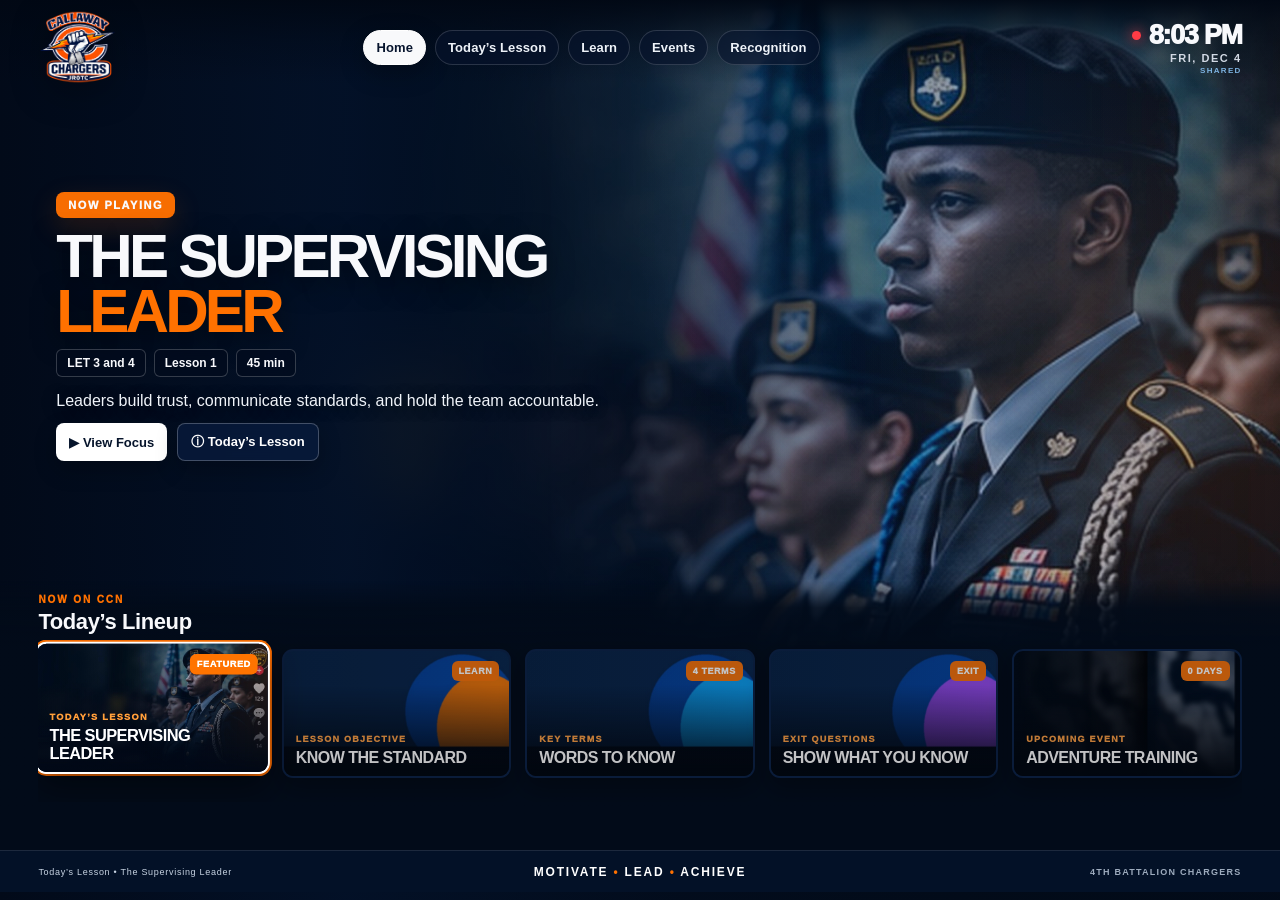
<file: Callaway_Command_Network_v16_Shared/docs/index.html>
<!doctype html>
<html lang="en">
<head>
  <meta charset="utf-8" />
  <meta name="viewport" content="width=device-width,initial-scale=1,viewport-fit=cover" />
  <meta name="theme-color" content="#04152f" />
  <title>Callaway Command Network — Shared TV v16</title>
  <link rel="stylesheet" href="styles.css" />
</head>
<body>
  <main id="app" class="app" aria-live="polite">
    <div id="heroBackground" class="hero-background"></div>
    <div class="hero-scrim"></div>

    <header class="topbar">
      <img class="brand" src="assets/ui/callaway-chargers-logo.png" alt="Callaway Chargers JROTC" />
      <nav class="top-nav" aria-label="CCN sections">
        <button class="nav-pill active" data-filter="all">Home</button>
        <button class="nav-pill" data-filter="lesson">Today’s Lesson</button>
        <button class="nav-pill" data-filter="learn">Learn</button>
        <button class="nav-pill" data-filter="events">Events</button>
        <button class="nav-pill" data-filter="spotlight">Recognition</button>
      </nav>
      <div class="top-status" aria-label="Current time and date">
        <span class="live-dot"></span>
        <time id="clock">--:--</time>
        <span id="date">---</span><span id="syncStatus" class="sync-status">SHARED</span>
      </div>
    </header>

    <section class="hero" id="hero">
      <div class="hero-copy" id="heroCopy"></div>
      <div class="hero-art-panel" id="heroArtPanel" aria-hidden="true"></div>
    </section>

    <section class="browse-zone" aria-label="CCN program lineup">
      <div class="row-heading">
        <div>
          <span class="row-kicker">NOW ON CCN</span>
          <h2 id="rowTitle">Today’s Lineup</h2>
        </div>
      </div>
      <div id="rail" class="rail" role="listbox" aria-label="Today’s content"></div>
    </section>

    <footer class="footer-strip">
      <span id="footerMessage">Callaway High School JROTC</span>
      <strong>MOTIVATE <b>•</b> LEAD <b>•</b> ACHIEVE</strong>
      <span class="footer-unit">4TH BATTALION CHARGERS</span>
    </footer>

    <div id="pausedBadge" class="paused-badge" hidden>PLAYBACK PAUSED</div>
  </main>

  <script src="content.js"></script>
  <script src="app.js"></script>
</body>
</html>
</file>
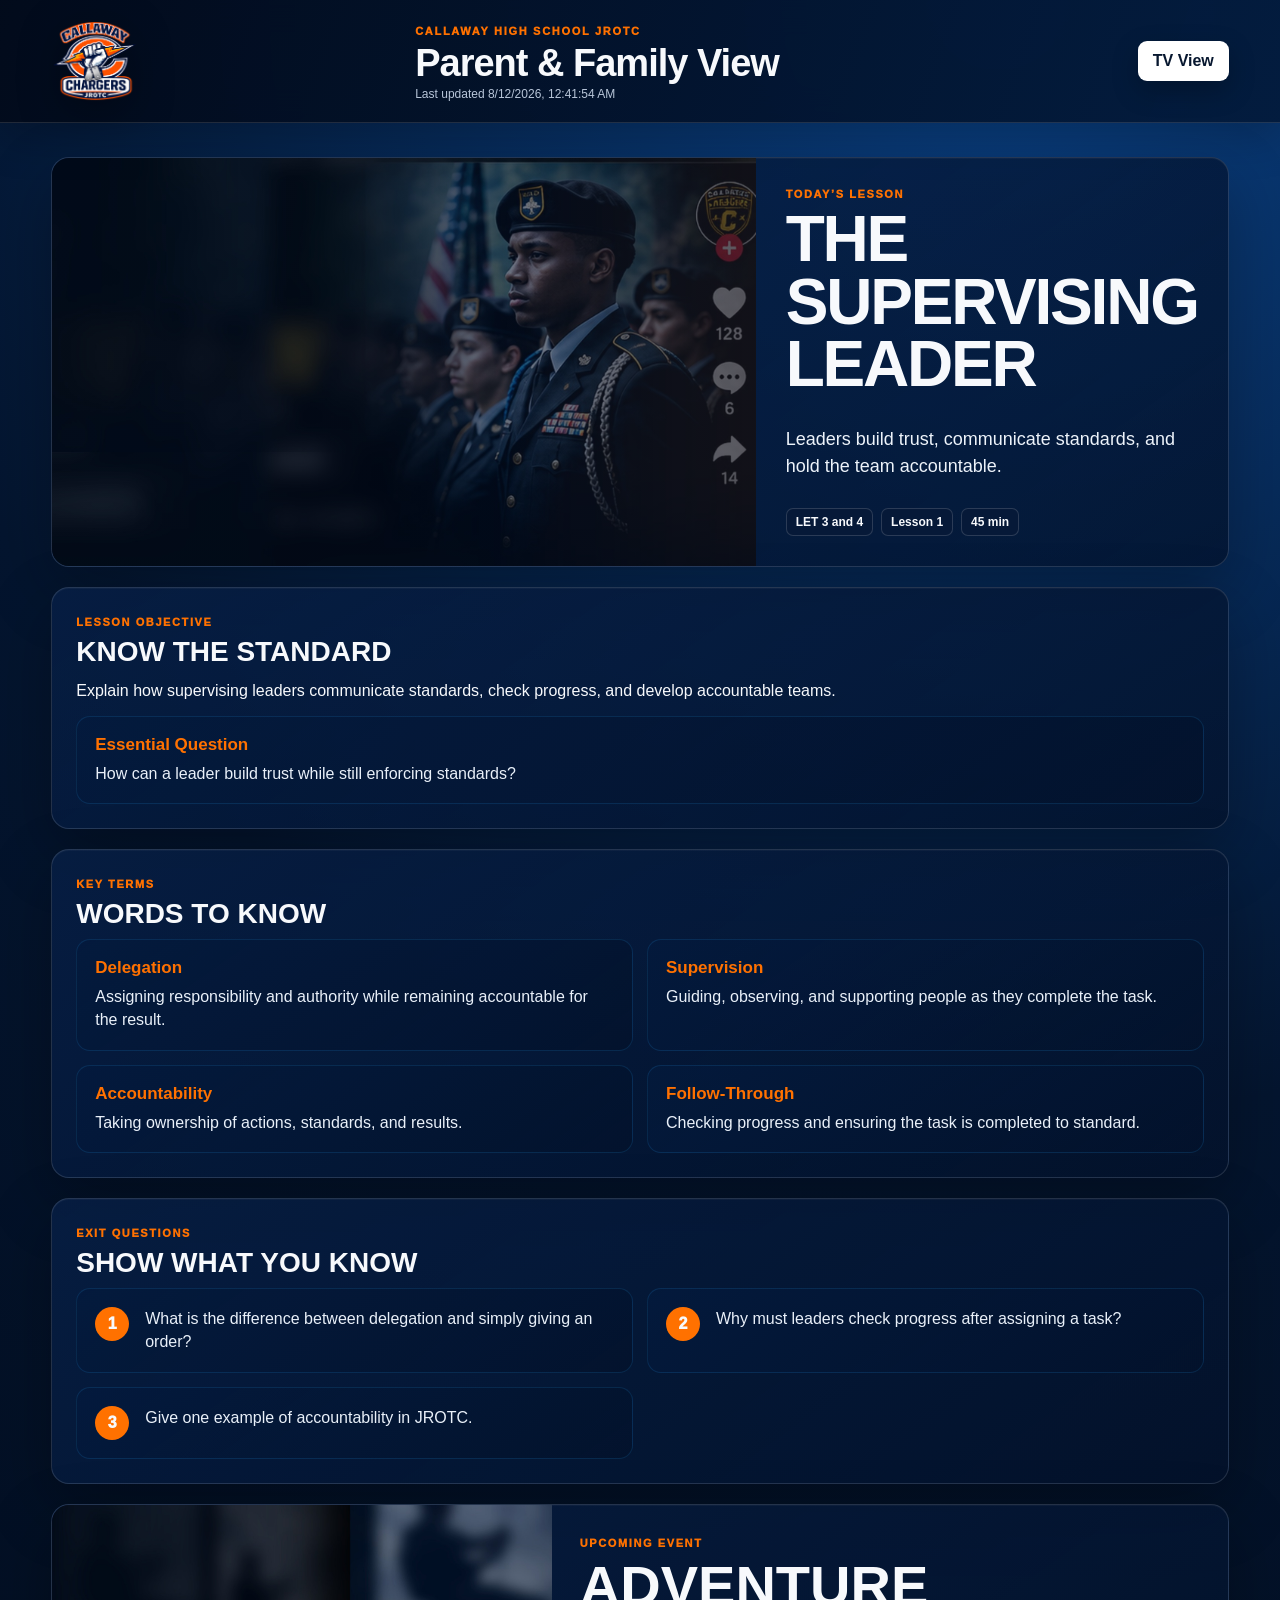
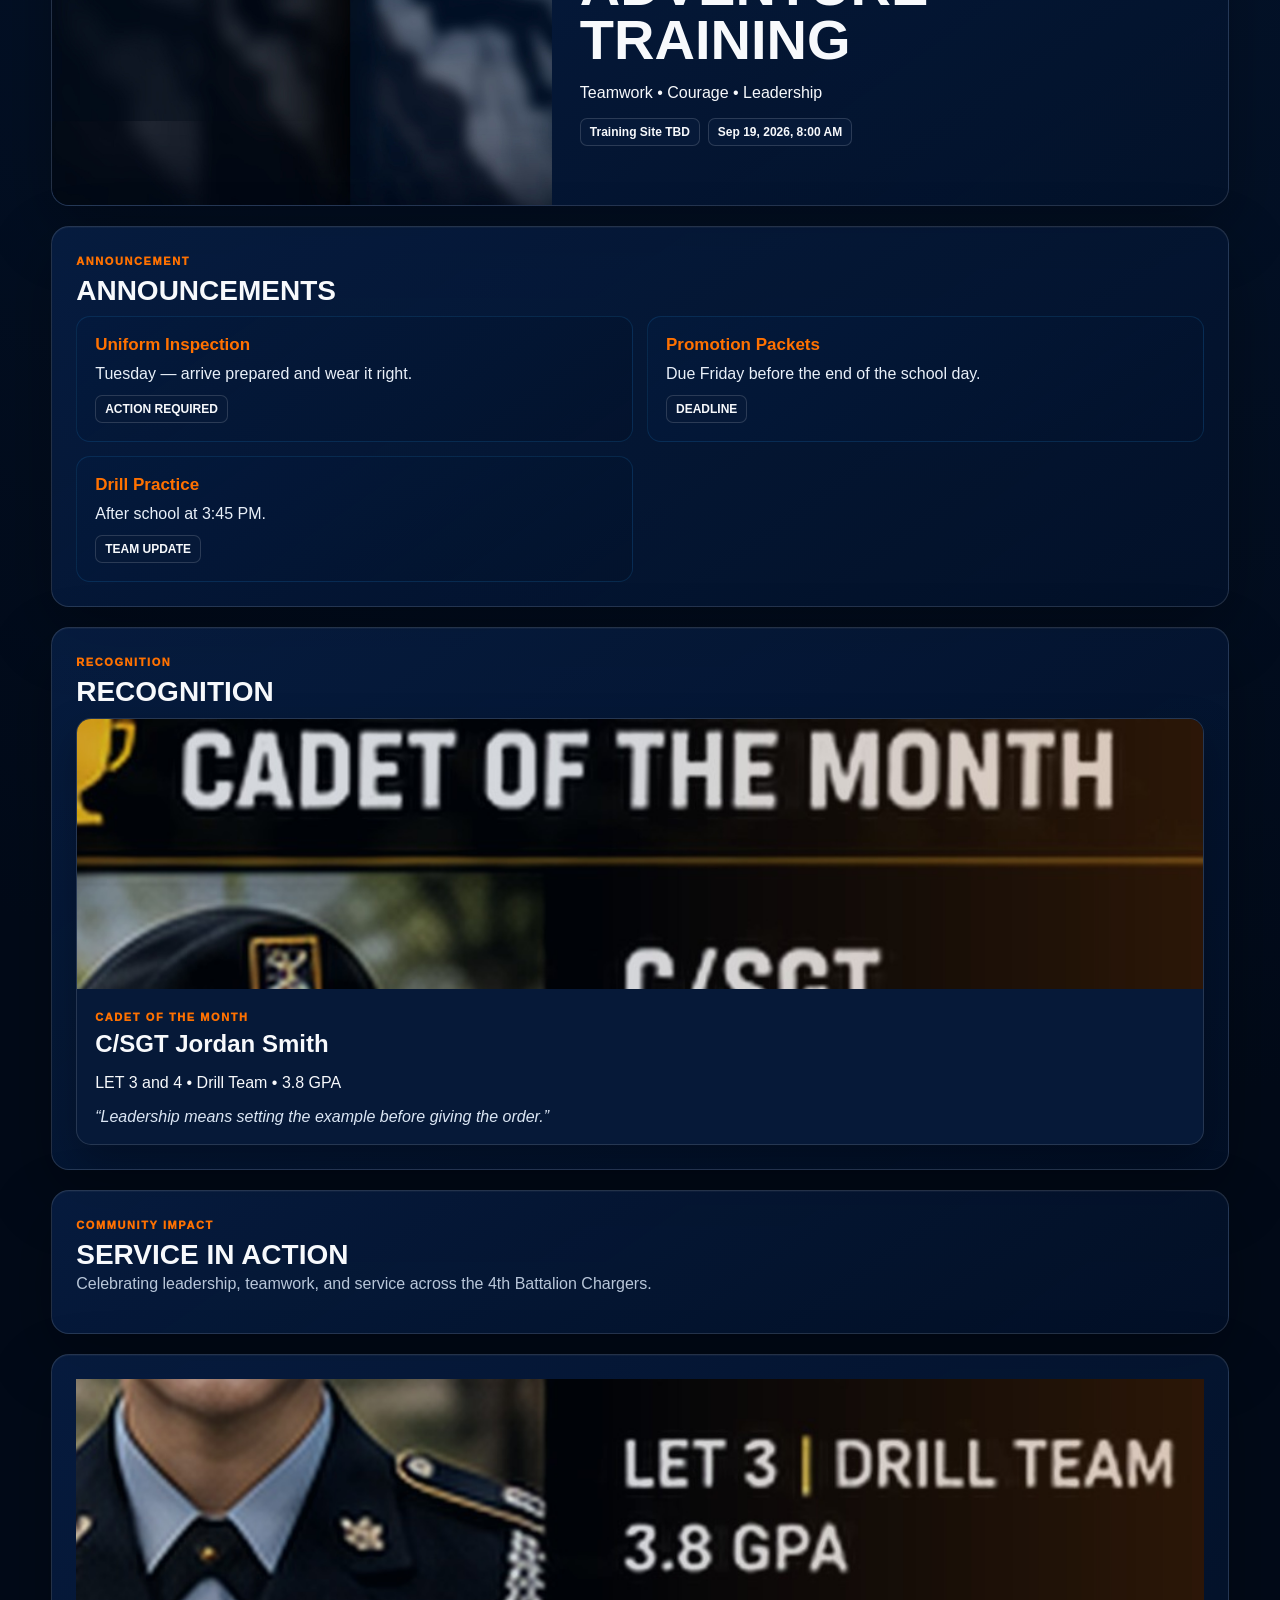
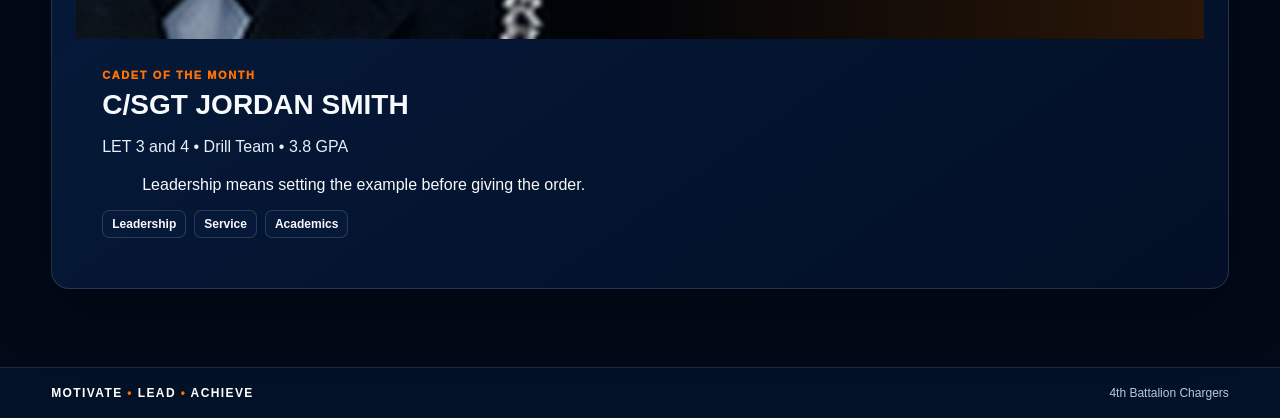
<file: parent.html>
<!doctype html>
<html lang="en">
<head>
  <meta charset="utf-8">
  <meta name="viewport" content="width=device-width,initial-scale=1">
  <meta name="theme-color" content="#04152f">
  <title>Callaway JROTC — Parent & Family View | CCN V17</title>
  <link rel="stylesheet" href="parent.css">
</head>
<body>
  <header class="parent-header">
    <img src="assets/ui/callaway-chargers-logo.png" alt="Callaway Chargers JROTC">
    <div class="header-copy"><span>CALLAWAY HIGH SCHOOL JROTC</span><h1>Parent & Family View</h1><p id="updated">Loading latest update…</p></div>
    <a class="tv-link" href="index.html">TV View</a>
  </header>
  <main id="parentApp" class="parent-shell">
    <section class="loading-card">Loading the latest Callaway JROTC information…</section>
  </main>
  <footer><strong>MOTIVATE <b>•</b> LEAD <b>•</b> ACHIEVE</strong><span>4th Battalion Chargers</span></footer>
  <script src="content.js"></script>
  <script src="parent.js"></script>
</body>
</html>
</file>
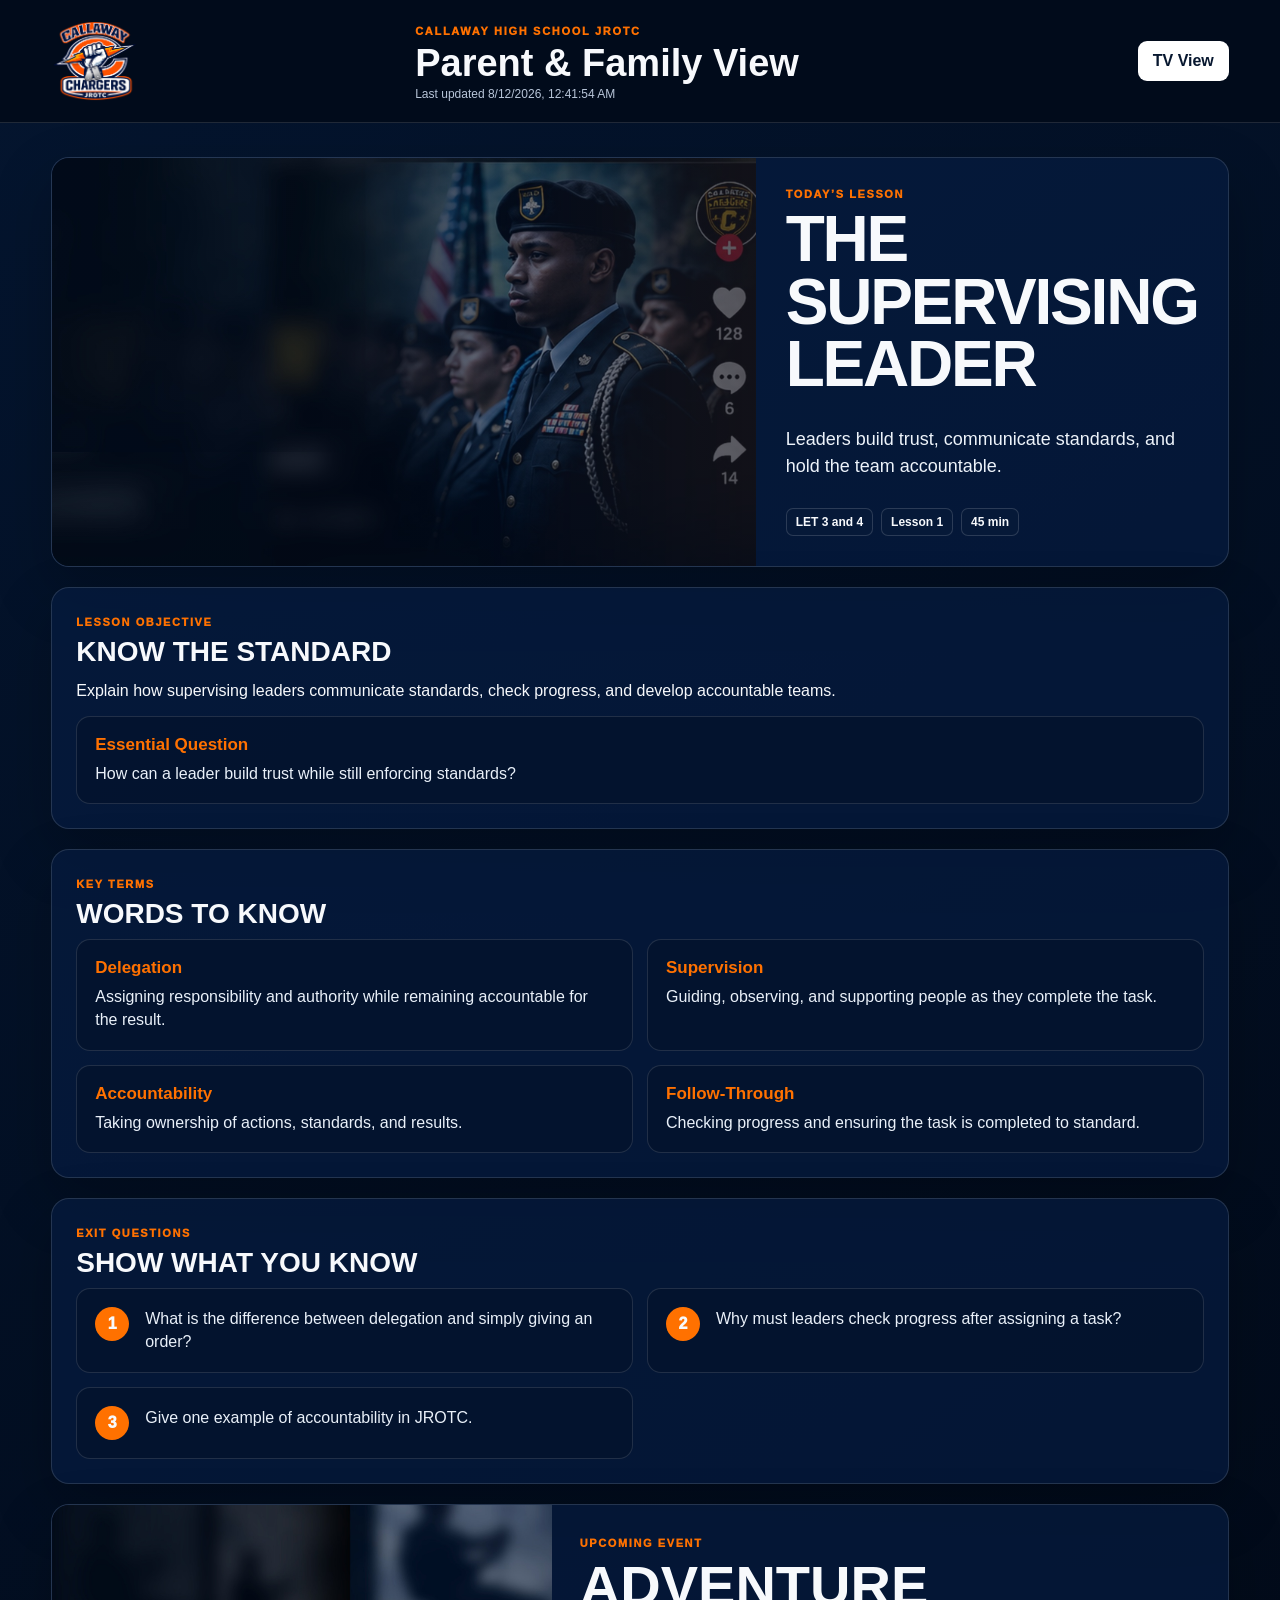
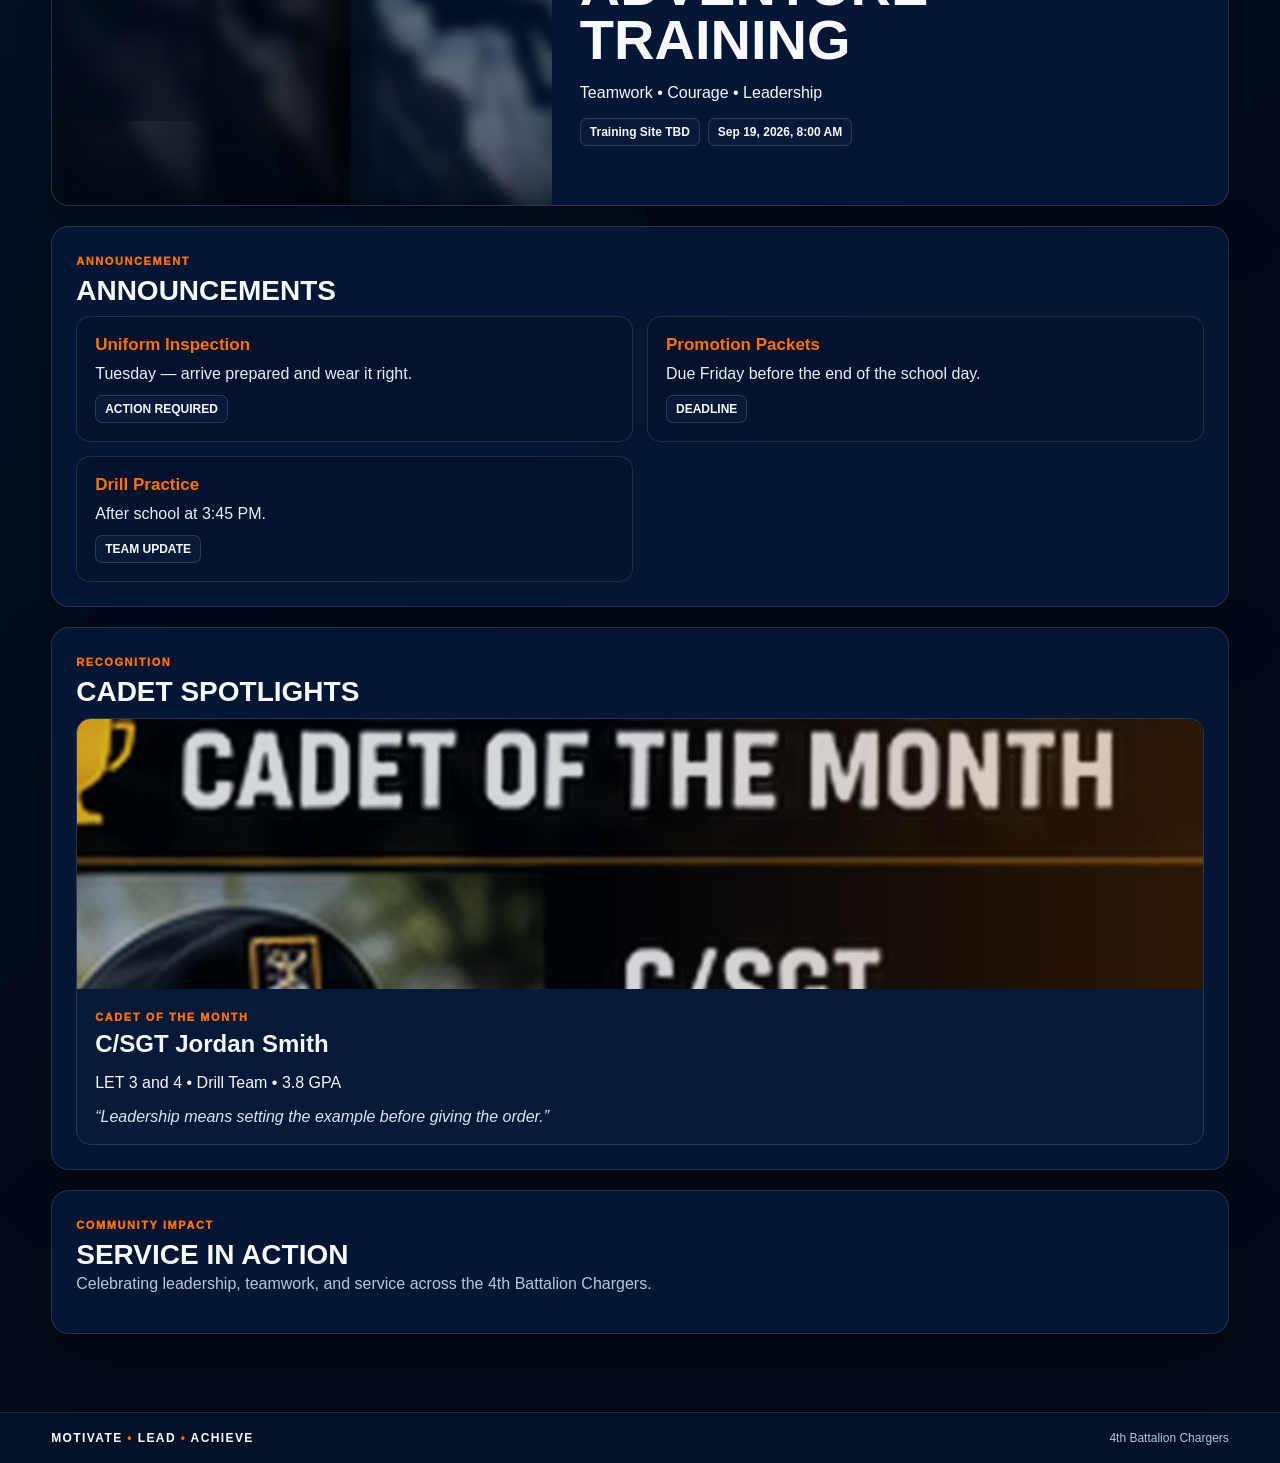
<file: Callaway_Command_Network_v16_Shared/docs/parent.html>
<!doctype html>
<html lang="en">
<head>
  <meta charset="utf-8">
  <meta name="viewport" content="width=device-width,initial-scale=1">
  <meta name="theme-color" content="#04152f">
  <title>Callaway JROTC — Parent & Family View</title>
  <link rel="stylesheet" href="parent.css">
</head>
<body>
  <header class="parent-header">
    <img src="assets/ui/callaway-chargers-logo.png" alt="Callaway Chargers JROTC">
    <div class="header-copy"><span>CALLAWAY HIGH SCHOOL JROTC</span><h1>Parent & Family View</h1><p id="updated">Loading latest update…</p></div>
    <a class="tv-link" href="index.html">TV View</a>
  </header>
  <main id="parentApp" class="parent-shell">
    <section class="loading-card">Loading the latest Callaway JROTC information…</section>
  </main>
  <footer><strong>MOTIVATE <b>•</b> LEAD <b>•</b> ACHIEVE</strong><span>4th Battalion Chargers</span></footer>
  <script src="content.js"></script>
  <script src="parent.js"></script>
</body>
</html>
</file>
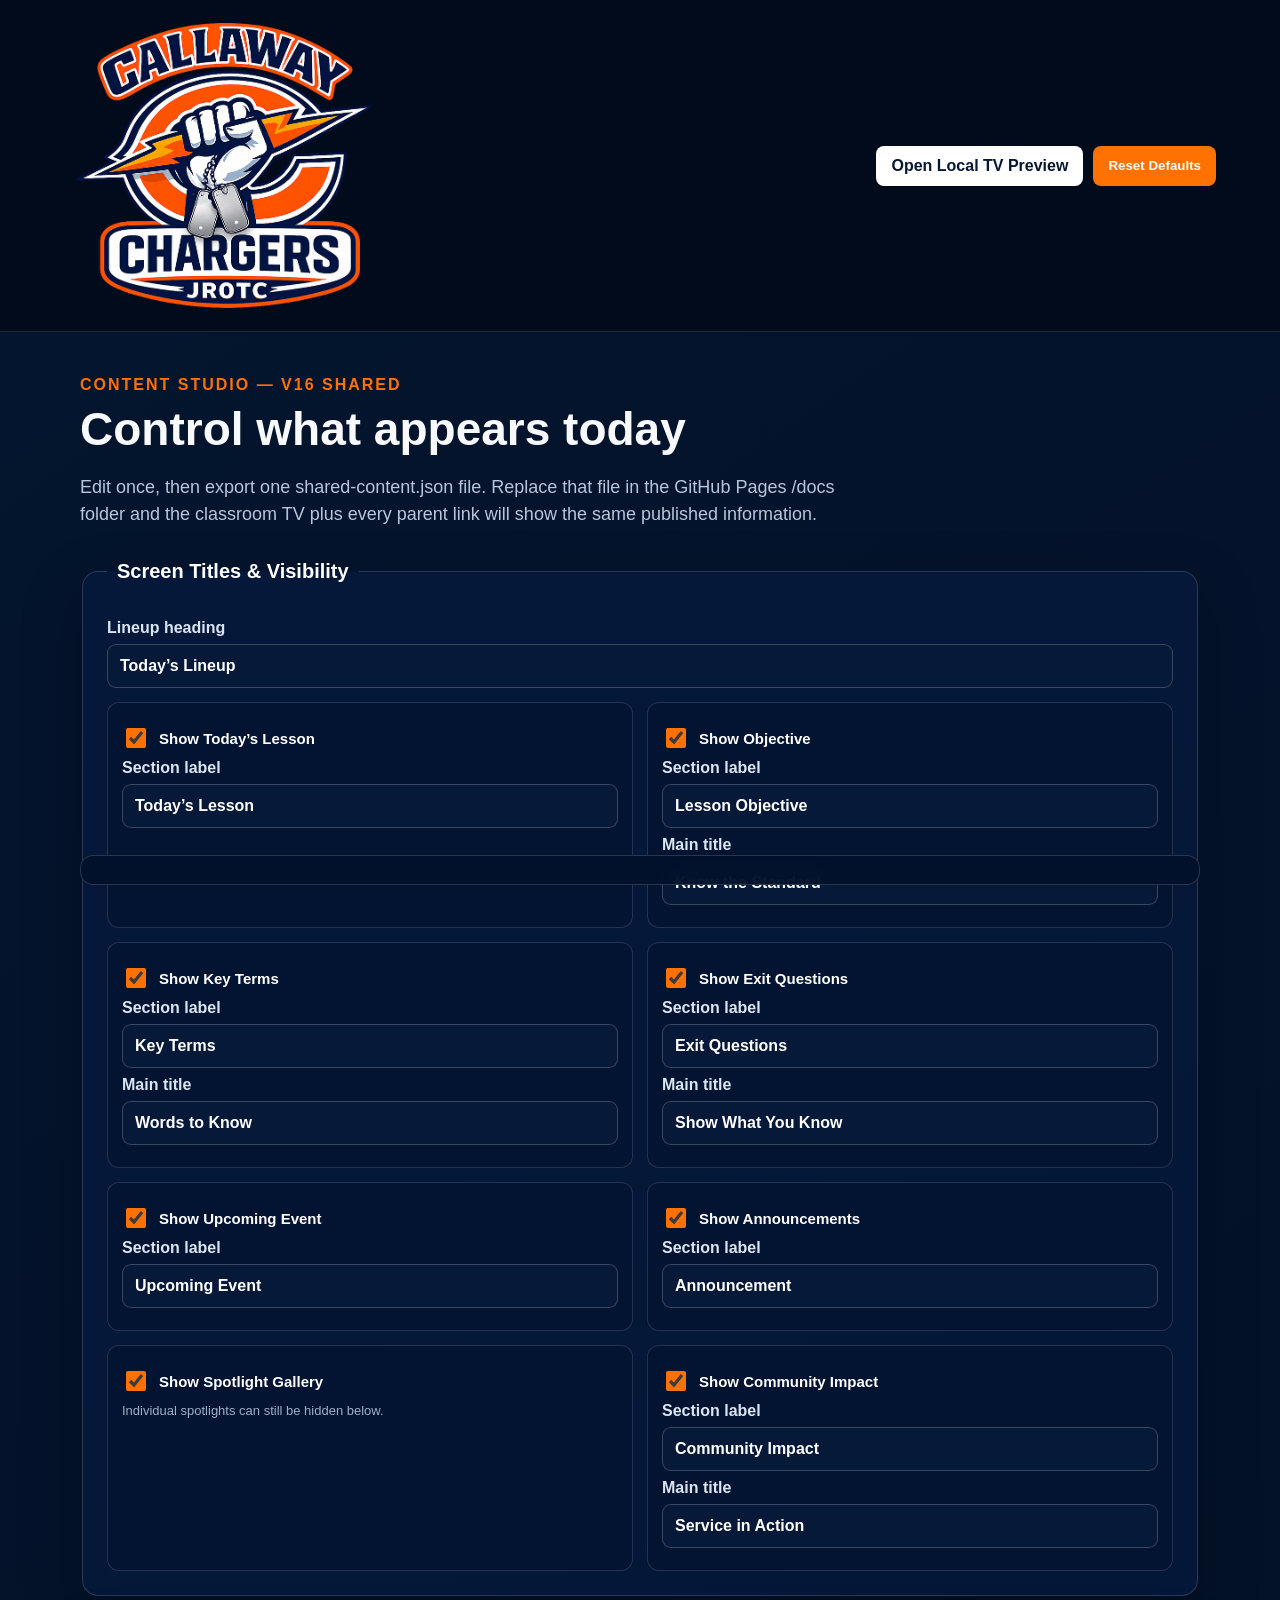
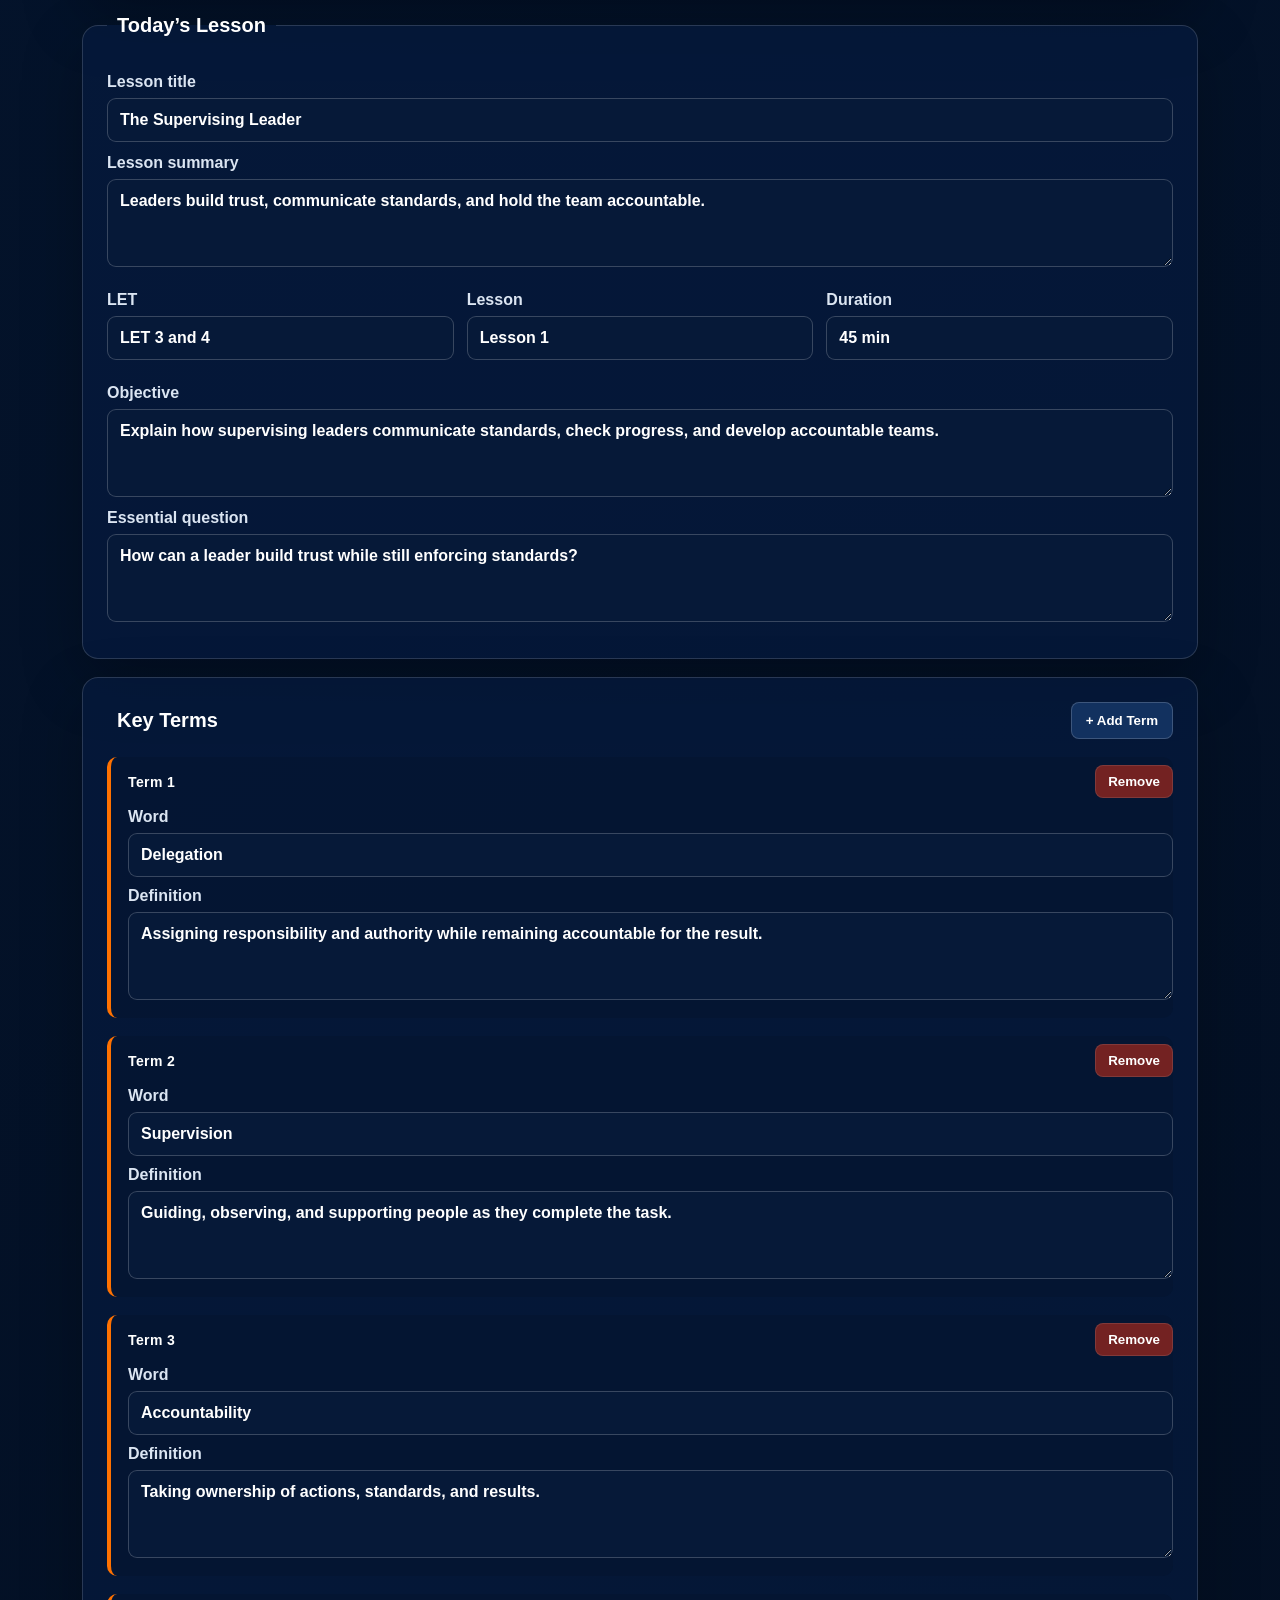
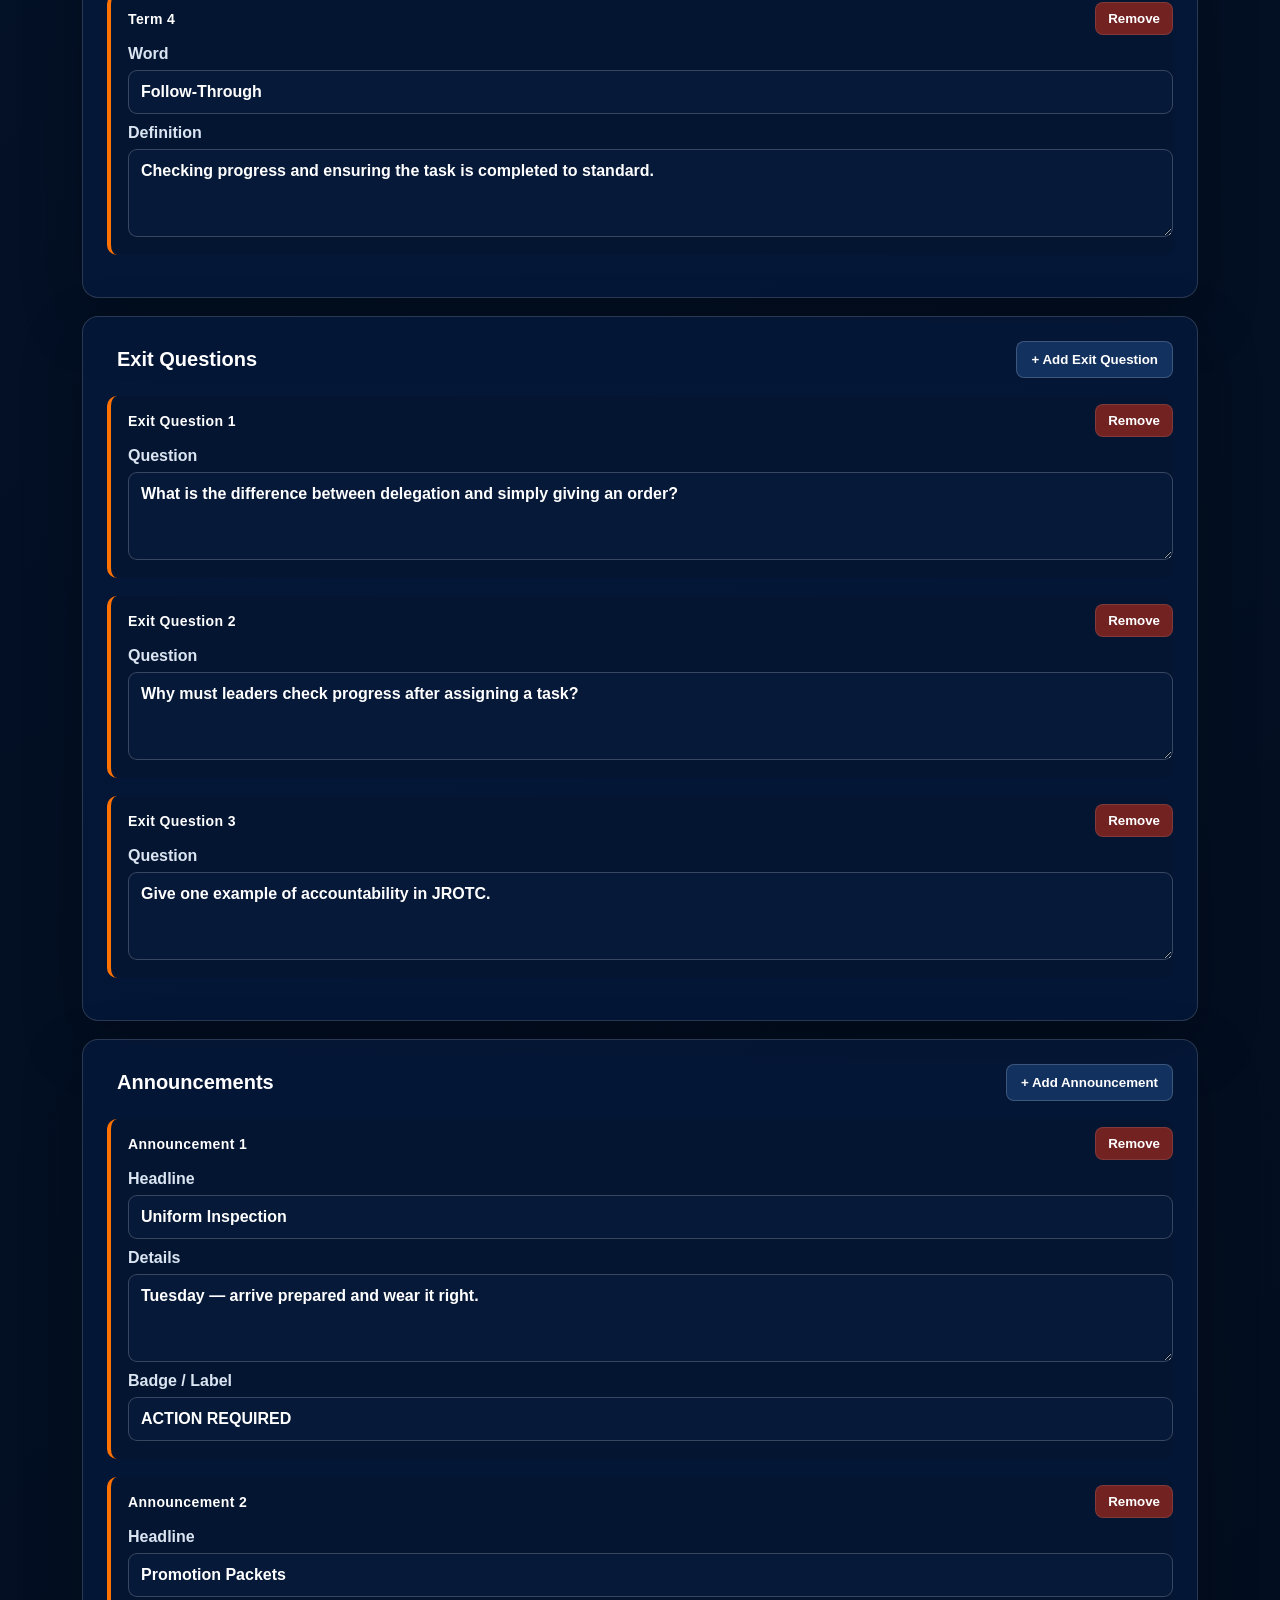
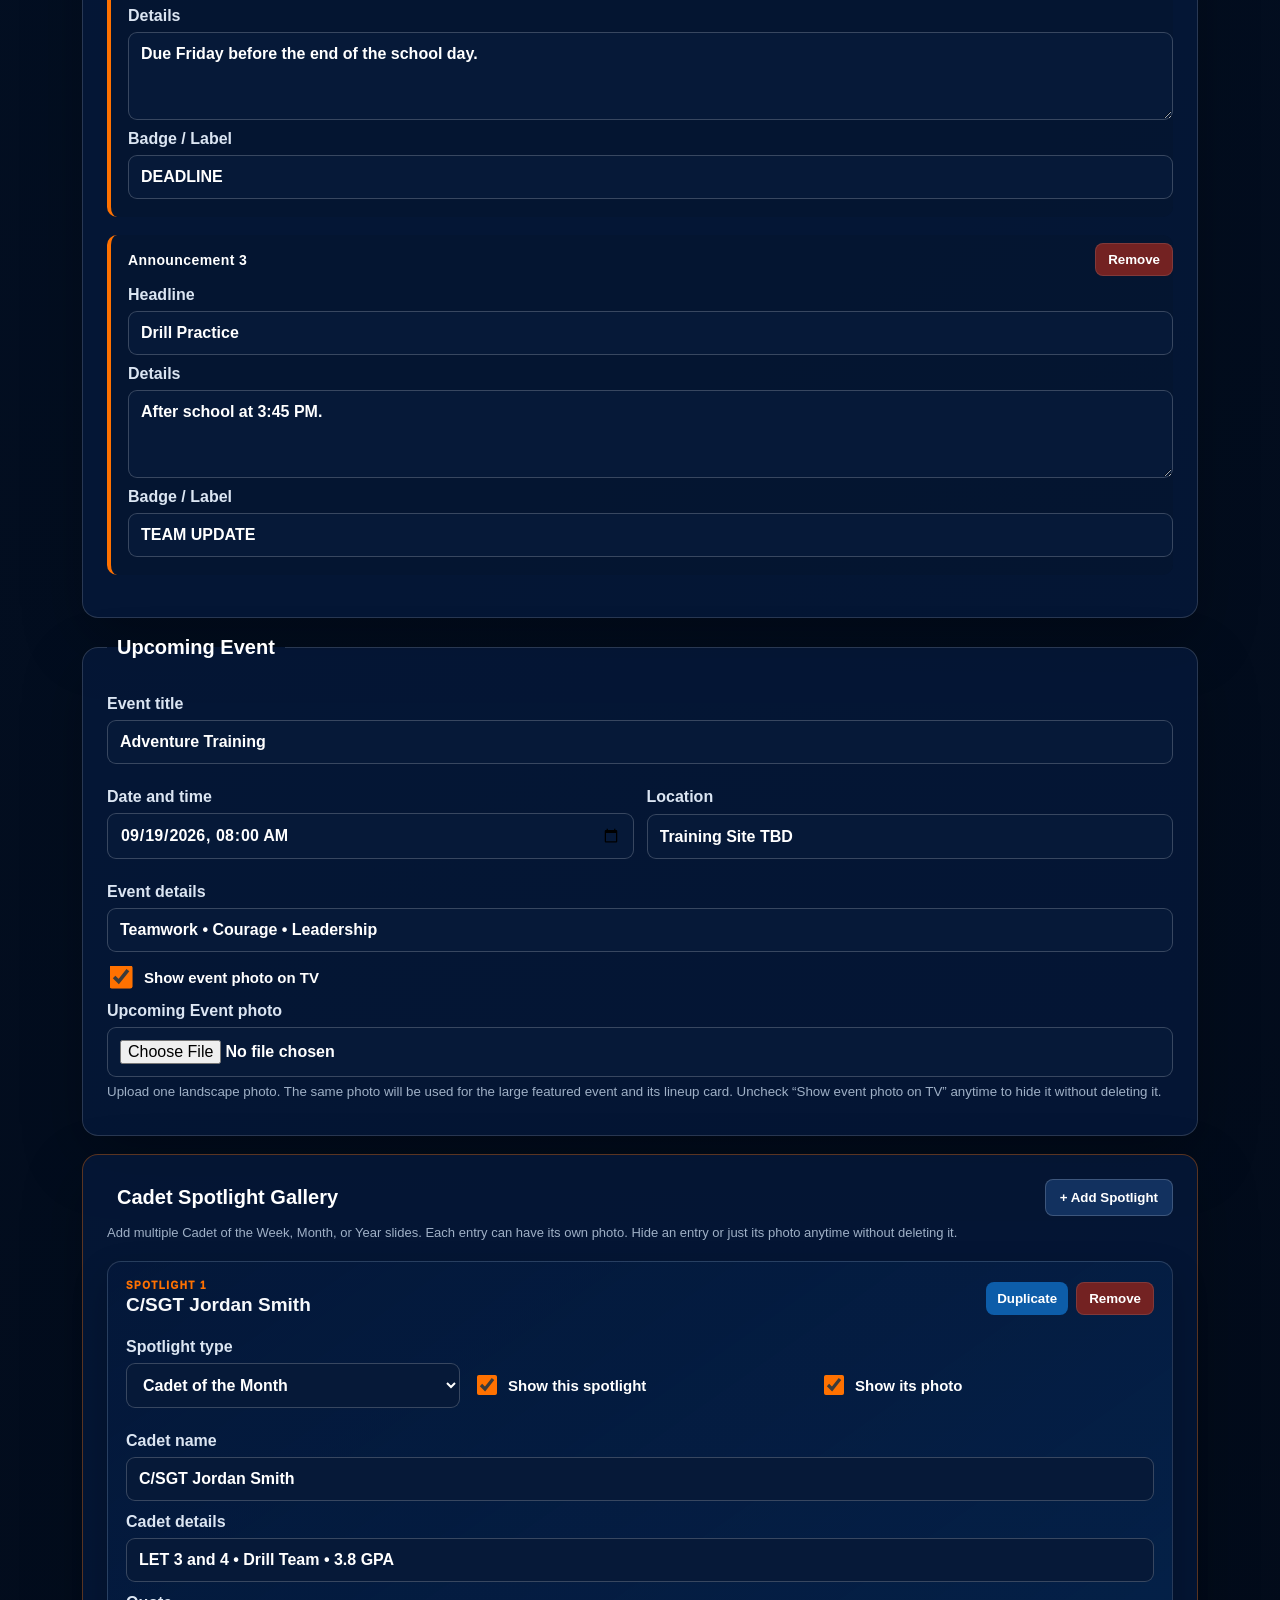
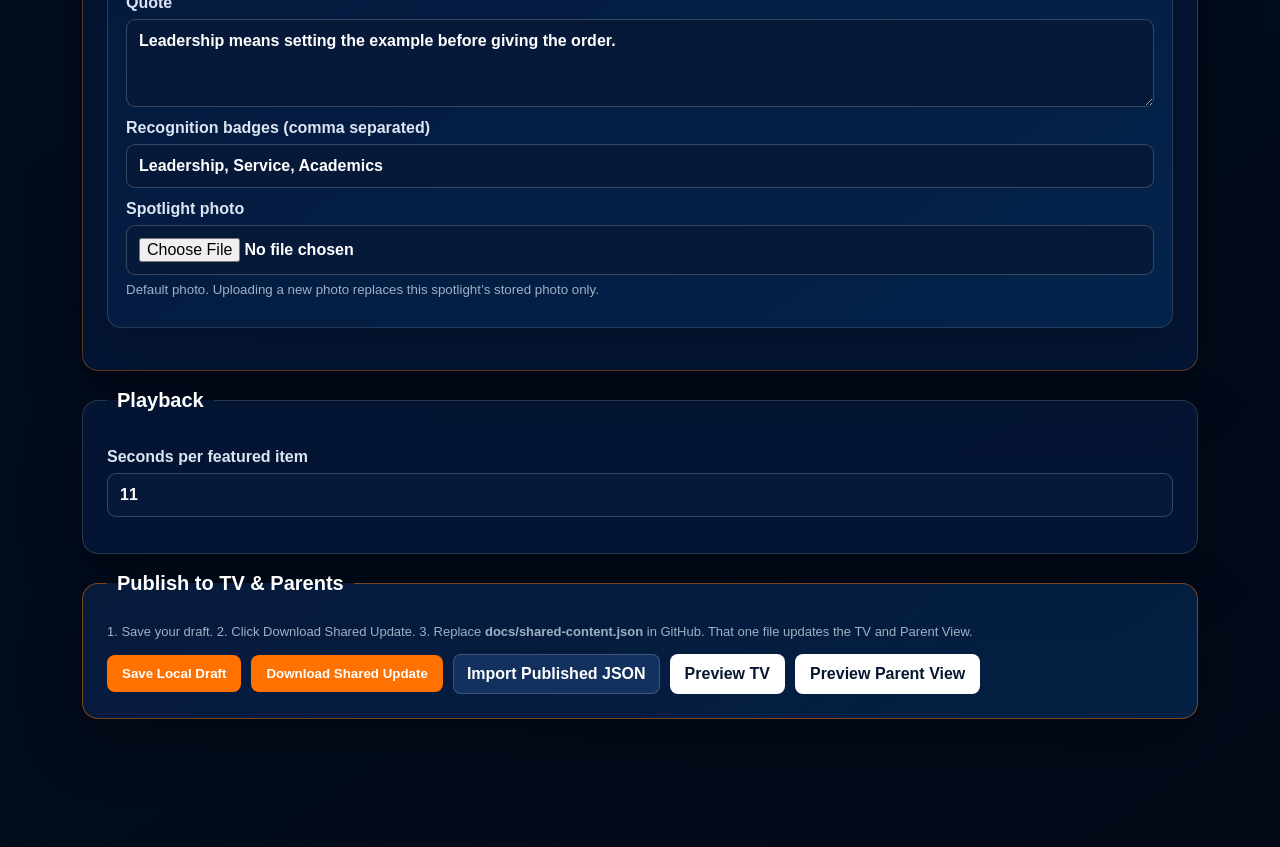
<file: Callaway_Command_Network_v16_Shared/instructor/editor.html>
<!doctype html>
<html lang="en">
<head><meta charset="utf-8"><meta name="viewport" content="width=device-width,initial-scale=1"><title>CCN Content Studio — v16</title><link rel="stylesheet" href="editor.css"></head>
<body>
<header><img src="../docs/assets/ui/callaway-chargers-logo.png" alt="Callaway Chargers JROTC"><nav><a href="../docs/index.html">Open Local TV Preview</a><button id="reset" type="button">Reset Defaults</button></nav></header>
<main>
  <section class="intro"><span>CONTENT STUDIO — V16 SHARED</span><h1>Control what appears today</h1><p>Edit once, then export one shared-content.json file. Replace that file in the GitHub Pages /docs folder and the classroom TV plus every parent link will show the same published information.</p></section>
  <form id="editorForm">
    <fieldset>
      <legend>Screen Titles & Visibility</legend>
      <label>Lineup heading<input name="settings.lineupTitle"></label>
      <div class="screen-controls">
        <div class="screen-control"><label class="switch-row"><input type="checkbox" name="display.lesson"> Show Today’s Lesson</label><label>Section label<input name="titles.lessonLabel"></label></div>
        <div class="screen-control"><label class="switch-row"><input type="checkbox" name="display.objective"> Show Objective</label><label>Section label<input name="titles.objectiveLabel"></label><label>Main title<input name="titles.objectiveTitle"></label></div>
        <div class="screen-control"><label class="switch-row"><input type="checkbox" name="display.terms"> Show Key Terms</label><label>Section label<input name="titles.termsLabel"></label><label>Main title<input name="titles.termsTitle"></label></div>
        <div class="screen-control"><label class="switch-row"><input type="checkbox" name="display.exit"> Show Exit Questions</label><label>Section label<input name="titles.exitLabel"></label><label>Main title<input name="titles.exitTitle"></label></div>
        <div class="screen-control"><label class="switch-row"><input type="checkbox" name="display.event"> Show Upcoming Event</label><label>Section label<input name="titles.eventLabel"></label></div>
        <div class="screen-control"><label class="switch-row"><input type="checkbox" name="display.announcements"> Show Announcements</label><label>Section label<input name="titles.announcementLabel"></label></div>
        <div class="screen-control"><label class="switch-row"><input type="checkbox" name="display.spotlights"> Show Spotlight Gallery</label><p class="control-note">Individual spotlights can still be hidden below.</p></div>
        <div class="screen-control"><label class="switch-row"><input type="checkbox" name="display.service"> Show Community Impact</label><label>Section label<input name="titles.serviceLabel"></label><label>Main title<input name="titles.serviceTitle"></label></div>
      </div>
    </fieldset>

    <fieldset><legend>Today’s Lesson</legend>
      <label>Lesson title<input name="lesson.title"></label>
      <label>Lesson summary<textarea name="lesson.hook"></textarea></label>
      <div class="row"><label>LET<input name="lesson.let"></label><label>Lesson<input name="lesson.lesson"></label><label>Duration<input name="lesson.duration"></label></div><input type="hidden" name="lesson.period">
      <label>Objective<textarea name="lesson.objective"></textarea></label>
      <label>Essential question<textarea name="lesson.essentialQuestion"></textarea></label>
    </fieldset>

    <fieldset><div class="fieldset-head"><legend>Key Terms</legend><button id="addTerm" class="secondary-action" type="button">+ Add Term</button></div><div id="terms"></div></fieldset>
    <fieldset><div class="fieldset-head"><legend>Exit Questions</legend><button id="addQuestion" class="secondary-action" type="button">+ Add Exit Question</button></div><div id="questions"></div></fieldset>
    <fieldset><div class="fieldset-head"><legend>Announcements</legend><button id="addUpdate" class="secondary-action" type="button">+ Add Announcement</button></div><div id="updates"></div></fieldset>

    <fieldset><legend>Upcoming Event</legend>
      <label>Event title<input name="operation.title"></label>
      <div class="row"><label>Date and time<input type="datetime-local" name="operation.date"></label><label>Location<input name="operation.location"></label></div>
      <label>Event details<input name="operation.detail"></label>
      <label class="switch-row inline-toggle"><input type="checkbox" name="operation.showPhoto"> Show event photo on TV</label>
      <label class="upload">Upcoming Event photo<input id="eventPhotoUpload" type="file" accept="image/*"><small id="eventPhotoStatus">Upload one landscape photo. The same photo will be used for the large featured event and its lineup card. Uncheck “Show event photo on TV” anytime to hide it without deleting it.</small></label>
    </fieldset>

    <fieldset class="spotlight-gallery-fieldset">
      <div class="fieldset-head"><legend>Cadet Spotlight Gallery</legend><button id="addSpotlight" class="secondary-action" type="button">+ Add Spotlight</button></div>
      <p class="gallery-help">Add multiple Cadet of the Week, Month, or Year slides. Each entry can have its own photo. Hide an entry or just its photo anytime without deleting it.</p>
      <div id="spotlights"></div>
    </fieldset>

    <fieldset><legend>Playback</legend><label>Seconds per featured item<input type="number" min="6" max="30" name="settings.secondsPerFeature"></label></fieldset>
    <fieldset class="publish-box"><legend>Publish to TV & Parents</legend><p class="gallery-help">1. Save your draft. 2. Click Download Shared Update. 3. Replace <strong>docs/shared-content.json</strong> in GitHub. That one file updates the TV and Parent View.</p><div class="publish-actions"><button type="submit">Save Local Draft</button><button id="downloadShared" class="publish-btn" type="button">Download Shared Update</button><label class="import-label">Import Published JSON<input id="importShared" type="file" accept="application/json,.json"></label><a href="../docs/index.html">Preview TV</a><a href="../docs/parent.html">Preview Parent View</a></div></fieldset><div class="actions"><span id="status"></span></div>
  </form>
</main>
<script src="../docs/content.js"></script><script src="editor.js"></script>
</body></html>
</file>
<file: Callaway_Command_Network_v16_Shared/docs/styles.css>
:root{
  --navy:#04152f;--navy-deep:#020b19;--blue:#0759b8;--blue-bright:#24a0ff;
  --orange:#ff7100;--white:#f8f9fc;--footer-h:46px;--topbar-h:92px;
  --rail-top:64vh;--rail-gap:14px;
  --card-w:clamp(220px,calc((100vw - 8vw - 5 * var(--rail-gap))/6),286px);
  --card-h:calc(var(--card-w) * .5625)
}
*{box-sizing:border-box}html,body{margin:0;width:100%;height:100%;overflow:hidden;background:var(--navy-deep);color:var(--white);font-family:"Segoe UI",Arial,sans-serif}button{font:inherit}
.app{position:relative;width:100vw;height:100vh;min-height:720px;background:linear-gradient(145deg,var(--navy),var(--navy-deep) 72%);isolation:isolate;overflow:hidden}
.hero-background{position:absolute;inset:0;background-size:cover;background-position:center;transition:background-image .48s ease,opacity .35s ease,transform 11s ease;transform:scale(1.012);filter:brightness(1.10) saturate(1.08) contrast(1.02);z-index:-5}.hero-background.animate{transform:scale(1.055)}
.hero-scrim{position:absolute;inset:0;z-index:-4;background:linear-gradient(90deg,rgba(2,10,25,.985) 0%,rgba(3,17,40,.92) 27%,rgba(3,14,33,.38) 53%,rgba(2,9,22,.13) 78%,rgba(2,9,22,.18) 100%),linear-gradient(0deg,#020b19 0%,rgba(2,11,25,.88) 7%,rgba(2,11,25,.05) 38%,rgba(2,11,25,.15) 100%)}
.hero-scrim::after{content:"";position:absolute;inset:0;background:radial-gradient(circle at 75% 25%,rgba(36,160,255,.11),transparent 28%),radial-gradient(circle at 88% 44%,rgba(255,113,0,.11),transparent 24%)}
.topbar{height:var(--topbar-h);padding:10px 4vw 8px;display:grid;grid-template-columns:130px 1fr 230px;align-items:center;gap:20px;position:relative;z-index:20;background:linear-gradient(180deg,rgba(1,8,20,.96),rgba(1,8,20,.38),transparent)}
.brand{width:96px;height:84px;display:block;object-fit:contain;object-position:left center;filter:drop-shadow(0 8px 18px rgba(0,0,0,.35))}.top-nav{display:flex;justify-content:center;gap:9px;align-items:center}.nav-pill{border:1px solid rgba(255,255,255,.15);background:rgba(7,20,46,.58);color:#edf2f8;padding:10px 16px;border-radius:999px;font-weight:850;font-size:14px;letter-spacing:.1px;backdrop-filter:blur(14px);transition:background .2s,color .2s,border-color .2s,transform .2s}.nav-pill:hover{transform:translateY(-1px);background:rgba(14,45,91,.76)}.nav-pill.active,.nav-pill:focus-visible{background:#f8f9fb;color:#07152e;border-color:#fff;outline:none;box-shadow:0 8px 24px rgba(0,0,0,.25)}
.top-status{justify-self:end;text-align:right;display:grid;grid-template-columns:auto auto;grid-template-areas:"dot time" "date date";column-gap:8px;align-items:center}.live-dot{grid-area:dot;width:9px;height:9px;border-radius:50%;background:#ff3b45;box-shadow:0 0 14px #ff3b45}.top-status time{grid-area:time;font-weight:950;font-size:30px;letter-spacing:-1.3px;white-space:nowrap}.top-status #date{grid-area:date;color:#d2d9e4;font-size:11px;letter-spacing:1.55px;font-weight:850;margin-top:1px}
.hero{position:absolute;left:0;right:0;top:var(--topbar-h);height:calc(var(--rail-top) - var(--topbar-h));z-index:4;display:flex;align-items:center;padding:16px 5.15vw 30px}.hero-copy{width:min(46vw,755px);max-height:100%;transition:opacity .25s ease,transform .31s ease}.hero-copy.out{opacity:0;transform:translateY(10px)}
.callout{display:inline-flex;padding:7px 12px;border-radius:8px;background:rgba(255,113,0,.97);font-size:11px;font-weight:950;letter-spacing:1.55px;text-transform:uppercase;box-shadow:0 10px 28px rgba(255,113,0,.17)}
.hero h1{font-family:"Arial Black",Impact,sans-serif;font-size:clamp(50px,5vw,86px);line-height:.91;letter-spacing:-3.8px;text-transform:uppercase;margin:16px 0 13px;max-width:755px;text-wrap:balance;text-shadow:0 7px 26px rgba(0,0,0,.5)}.hero h1 .accent{color:var(--orange)}
.meta{display:flex;gap:8px;flex-wrap:wrap;margin:0 0 13px}.meta span{font-size:12px;font-weight:850;padding:6px 10px;border-radius:6px;background:rgba(2,12,29,.66);border:1px solid rgba(255,255,255,.2);backdrop-filter:blur(9px)}
.synopsis{font-size:clamp(17px,1.28vw,22px);line-height:1.32;color:#f0f4fa;max-width:690px;margin:0 0 15px;text-shadow:0 2px 14px rgba(0,0,0,.58)}.hero-actions{display:flex;gap:10px}.hero-button{display:inline-flex;align-items:center;gap:9px;border:0;border-radius:8px;padding:10px 15px;font-weight:900;font-size:14px;background:#fff;color:#06142b;box-shadow:0 9px 22px rgba(0,0,0,.24)}.hero-button.secondary{background:rgba(8,27,60,.8);color:#fff;border:1px solid rgba(255,255,255,.24);backdrop-filter:blur(12px)}
.context-note{font-size:12px;color:#d7e0ec;margin-top:11px;font-weight:750;max-width:650px;white-space:nowrap;overflow:hidden;text-overflow:ellipsis}.hero-art-panel{position:absolute;right:5vw;bottom:34px;width:330px;min-height:104px;border-radius:15px;background:linear-gradient(145deg,rgba(5,24,57,.9),rgba(0,87,184,.42));border:1px solid rgba(255,255,255,.18);box-shadow:0 24px 65px rgba(0,0,0,.28);backdrop-filter:blur(15px);padding:16px 18px;opacity:0;transform:translateY(10px);transition:.32s}.hero-art-panel.visible{opacity:1;transform:none}.hero-art-panel strong{display:block;font-size:13px;text-transform:uppercase;letter-spacing:1px;margin-bottom:6px}.hero-art-panel span{color:#dce5f1;font-size:12px;line-height:1.35}
.browse-zone{position:absolute;left:0;right:0;top:var(--rail-top);bottom:calc(var(--footer-h) + 8px);z-index:10;padding:8px 4vw 0;background:linear-gradient(0deg,#020b19 0%,rgba(2,11,25,.995) 75%,rgba(2,11,25,.84) 90%,transparent)}.row-heading{height:45px;display:flex;align-items:end;justify-content:space-between;margin-bottom:5px}.row-kicker{color:var(--orange);font-weight:950;font-size:10px;letter-spacing:1.9px}.row-heading h2{margin:2px 0 0;font-size:24px;letter-spacing:-.4px}
.rail{height:calc(var(--card-h) + 33px);display:flex;gap:var(--rail-gap);align-items:flex-start;overflow-x:auto;overflow-y:hidden;padding:9px 0 14px;scroll-behavior:smooth;scroll-padding-inline:0;scrollbar-width:none;overscroll-behavior-x:contain}.rail::-webkit-scrollbar{display:none}.card{position:relative;flex:0 0 var(--card-w);height:var(--card-h);border-radius:11px;overflow:hidden;background:#0a244f;border:2px solid transparent;box-shadow:0 9px 25px rgba(0,0,0,.32);transition:transform .28s ease,border-color .24s ease,box-shadow .24s ease,filter .24s ease;cursor:pointer;transform-origin:center bottom;filter:brightness(.78) saturate(.9)}.card.active{z-index:2;transform:translateY(-4px) scale(1.025);border-color:#fff;box-shadow:0 15px 34px rgba(0,0,0,.47),0 0 0 2px rgba(255,113,0,.95);filter:brightness(1.05) saturate(1.04)}.card img{position:absolute;inset:0;width:100%;height:100%;object-fit:cover;transition:transform 8s ease}.card.active img{transform:scale(1.03)}.card::after{content:"";position:absolute;inset:0;background:linear-gradient(0deg,rgba(1,8,20,.96),rgba(1,8,20,.02) 73%),linear-gradient(90deg,rgba(3,15,36,.18),transparent)}.card-copy{position:absolute;z-index:2;left:14px;right:14px;bottom:11px}.card .tag{font-size:9px;color:#ff9b3c;font-weight:950;letter-spacing:1.25px;text-transform:uppercase}.card h3{margin:4px 0 0;font-size:clamp(16px,1.12vw,21px);line-height:1.02;text-transform:uppercase;font-family:"Arial Black",Impact,sans-serif;letter-spacing:-.55px;text-wrap:balance}.card p{display:none}.card-badge{position:absolute;z-index:3;top:10px;right:10px;font-size:9px;font-weight:950;background:rgba(255,113,0,.98);padding:5px 7px;border-radius:6px;letter-spacing:.55px}
.footer-strip{height:var(--footer-h);position:absolute;left:0;right:0;bottom:8px;z-index:20;display:grid;grid-template-columns:1fr auto 1fr;align-items:center;padding:0 4vw;background:#031127;border-top:1px solid rgba(255,255,255,.1);font-size:10px;letter-spacing:.72px;color:#c8d4e3}.footer-strip strong{color:#fff;font-size:13px;letter-spacing:1.8px}.footer-strip strong b{color:var(--orange)}.footer-unit{justify-self:end;color:#9eacbe;font-size:9px;font-weight:850;letter-spacing:1.25px}.paused-badge{position:absolute;z-index:100;top:50%;left:50%;transform:translate(-50%,-50%);background:rgba(3,16,38,.94);border:2px solid var(--orange);padding:16px 27px;border-radius:12px;font-weight:900;letter-spacing:2px;box-shadow:0 20px 70px rgba(0,0,0,.55)}
.app[data-item="lesson"] .hero-background{background-size:cover;background-position:center}.app[data-item="spotlight"] .hero-background{background-position:68% 32%}.app[data-item="spotlight"] .hero-scrim{background:linear-gradient(90deg,rgba(2,10,25,.99) 0%,rgba(3,17,40,.92) 31%,rgba(3,14,33,.18) 61%,rgba(2,9,22,.11) 100%),linear-gradient(0deg,#020b19 0%,rgba(2,11,25,.84) 8%,transparent 38%)}.app[data-item="spotlight"] .hero-copy{width:min(43vw,690px)}.app[data-item="spotlight"] .hero h1{font-size:clamp(46px,4.45vw,73px);line-height:.92;max-width:640px;letter-spacing:-3px}.app[data-item="spotlight"] .hero h1 .name-main,.app[data-item="spotlight"] .hero h1 .name-last{display:block}.app[data-item="spotlight"] .synopsis{font-size:clamp(17px,1.2vw,21px)}.app[data-item="spotlight"] .hero-art-panel{display:block}
@media(max-width:1700px){:root{--card-w:calc((100vw - 6vw - 4 * var(--rail-gap))/5)} }
@media(max-width:1450px){:root{--rail-top:64.2vh;--topbar-h:86px;--card-w:calc((100vw - 6vw - 4 * var(--rail-gap))/5)}.topbar{grid-template-columns:108px 1fr 205px;padding-left:3vw;padding-right:3vw}.brand{width:82px;height:74px}.nav-pill{padding:9px 12px;font-size:13px}.top-status time{font-size:27px}.hero{padding-left:4.4vw;padding-right:4.4vw}.hero h1{font-size:clamp(46px,4.9vw,72px);max-width:650px}.hero-copy{width:min(48vw,650px)}.browse-zone{padding-left:3vw;padding-right:3vw}.footer-strip{padding-left:3vw;padding-right:3vw}.card-copy{left:12px;right:12px;bottom:10px}}
@media(max-height:940px){:root{--topbar-h:84px;--rail-top:64.6vh;--footer-h:42px}.topbar{padding-top:10px}.brand{max-height:74px}.hero{padding-top:8px;padding-bottom:20px}.hero h1{font-size:clamp(45px,4.7vw,70px);margin:12px 0 10px}.synopsis{font-size:clamp(16px,1.18vw,20px);margin-bottom:12px}.hero-button{padding:9px 13px;font-size:13px}.context-note{display:none}.row-heading{height:46px}.row-heading h2{font-size:22px}.footer-strip{font-size:9px}.footer-strip strong{font-size:12px}}
@media(max-height:800px){:root{--rail-top:63.5vh;--footer-h:40px}.nav-pill{padding:8px 11px}.hero-actions{display:none}.meta{margin-bottom:9px}.row-heading{height:41px;margin-bottom:1px}.card-badge{font-size:8px;padding:4px 6px}.footer-unit{display:none}}


/* Large-format vocabulary feature for a mounted 55-inch TV */
.app[data-item="terms"] .hero{align-items:flex-start;padding-top:18px}
.app[data-item="terms"] .hero-copy{width:min(62vw,980px);max-width:980px}
.app[data-item="terms"] .hero-scrim{background:linear-gradient(90deg,rgba(2,10,25,.99) 0%,rgba(3,17,40,.95) 42%,rgba(3,14,33,.56) 68%,rgba(2,9,22,.22) 100%),linear-gradient(0deg,#020b19 0%,rgba(2,11,25,.9) 8%,rgba(2,11,25,.08) 42%,rgba(2,11,25,.18) 100%)}
.app[data-item="terms"] .terms-title{font-size:clamp(42px,4vw,66px);line-height:.94;margin:11px 0 14px;letter-spacing:-2.8px}
.term-grid{display:grid;grid-template-columns:repeat(2,minmax(0,1fr));gap:11px 13px;width:min(62vw,970px)}
.term-tile{min-height:102px;display:grid;grid-template-columns:50px 1fr;gap:12px;align-items:start;padding:13px 15px;border:1px solid rgba(255,255,255,.19);border-left:4px solid var(--orange);border-radius:11px;background:linear-gradient(135deg,rgba(5,27,65,.9),rgba(3,18,43,.76));box-shadow:0 12px 30px rgba(0,0,0,.24);backdrop-filter:blur(11px)}
.term-number{display:grid;place-items:center;width:42px;height:42px;border-radius:9px;background:var(--orange);color:#fff;font-family:"Arial Black",Impact,sans-serif;font-size:18px;line-height:1}
.term-tile h3{margin:0 0 4px;color:#fff;font-family:"Arial Black",Impact,sans-serif;font-size:clamp(20px,1.65vw,29px);line-height:1;text-transform:uppercase;letter-spacing:-.8px}
.term-tile p{margin:0;color:#e5edf8;font-size:clamp(14px,1.08vw,18px);line-height:1.28;font-weight:600}
.app[data-item="terms"] .card.active h3{font-size:clamp(18px,1.25vw,23px)}
@media(max-width:1450px){.app[data-item="terms"] .hero-copy{width:min(67vw,900px)}.term-grid{width:min(67vw,890px);gap:9px 11px}.term-tile{min-height:92px;padding:11px 13px;grid-template-columns:44px 1fr}.term-number{width:38px;height:38px;font-size:16px}.term-tile h3{font-size:clamp(18px,1.6vw,24px)}.term-tile p{font-size:clamp(13px,1.02vw,16px)}}
@media(max-height:800px){.app[data-item="terms"] .hero{padding-top:8px}.app[data-item="terms"] .terms-title{font-size:clamp(36px,3.55vw,54px);margin:7px 0 9px}.term-grid{gap:7px 9px}.term-tile{min-height:78px;padding:9px 11px}.term-tile h3{margin-bottom:2px;font-size:clamp(17px,1.45vw,22px)}.term-tile p{font-size:clamp(12px,.95vw,15px);line-height:1.2}}

/* v8 cleanup: text-free imagery, edge-safe rail, and TV-safe footer */
.app[data-item="uniform"] .hero-background,.app[data-item="drill"] .hero-background,.app[data-item="promotion"] .hero-background,.app[data-item="operation"] .hero-background,.app[data-item="service"] .hero-background{background-position:center}
.rail{scroll-snap-type:x mandatory}
.card{scroll-snap-align:start}
:fullscreen .footer-strip{bottom:0}
:fullscreen .browse-zone{bottom:var(--footer-h)}
@media(max-width:1100px){.top-nav{gap:5px}.nav-pill{padding:8px 10px;font-size:12px}.top-status time{font-size:24px}}

/* v10: large exit-question feature */
.app[data-item="exit"] .hero{align-items:flex-start;padding-top:16px}
.app[data-item="exit"] .hero-copy{width:min(70vw,1120px);max-width:1120px}
.app[data-item="exit"] .hero-scrim{background:linear-gradient(90deg,rgba(2,10,25,.99) 0%,rgba(3,17,40,.96) 48%,rgba(3,14,33,.58) 74%,rgba(2,9,22,.25) 100%),linear-gradient(0deg,#020b19 0%,rgba(2,11,25,.9) 8%,rgba(2,11,25,.08) 43%,rgba(2,11,25,.18) 100%)}
.app[data-item="exit"] .exit-title{font-size:clamp(38px,3.55vw,58px);line-height:.94;margin:10px 0 13px;letter-spacing:-2.2px}
.exit-grid{display:grid;grid-template-columns:repeat(2,minmax(0,1fr));gap:12px;width:min(70vw,1110px)}
.exit-tile{min-height:92px;display:grid;grid-template-columns:52px 1fr;gap:13px;align-items:center;padding:14px 16px;border:1px solid rgba(255,255,255,.19);border-left:4px solid var(--orange);border-radius:12px;background:linear-gradient(135deg,rgba(5,27,65,.92),rgba(3,18,43,.79));box-shadow:0 12px 30px rgba(0,0,0,.24);backdrop-filter:blur(11px)}
.exit-number{display:grid;place-items:center;width:44px;height:44px;border-radius:50%;background:var(--orange);color:#fff;font-family:"Arial Black",Impact,sans-serif;font-size:21px}
.exit-tile p{margin:0;color:#fff;font-size:clamp(18px,1.42vw,25px);line-height:1.18;font-weight:760;text-wrap:balance}
.exit-grid.exit-count-1{grid-template-columns:1fr;max-width:900px}.exit-grid.exit-count-1 .exit-tile{min-height:150px}.exit-grid.exit-count-1 .exit-tile p{font-size:clamp(26px,2.2vw,38px)}
.exit-grid.exit-count-2{grid-template-columns:1fr;max-width:930px}.exit-grid.exit-count-2 .exit-tile{min-height:112px}.exit-grid.exit-count-2 .exit-tile p{font-size:clamp(22px,1.75vw,31px)}
@media(max-width:1450px){.app[data-item="exit"] .hero-copy{width:min(74vw,980px)}.exit-grid{width:min(74vw,970px);gap:9px}.exit-tile{min-height:82px;padding:11px 13px;grid-template-columns:46px 1fr}.exit-number{width:39px;height:39px;font-size:18px}.exit-tile p{font-size:clamp(16px,1.35vw,21px)}}
@media(max-height:800px){.app[data-item="exit"] .hero{padding-top:7px}.app[data-item="exit"] .exit-title{font-size:clamp(33px,3vw,48px);margin:6px 0 8px}.exit-grid{gap:7px}.exit-tile{min-height:70px;padding:8px 11px}.exit-tile p{font-size:clamp(14px,1.18vw,19px);line-height:1.14}}

.hero-art-panel.portrait-panel{width:290px;min-height:420px;padding:12px;display:flex;flex-direction:column;justify-content:flex-start;gap:10px;background:linear-gradient(145deg,rgba(4,21,47,.96),rgba(0,87,184,.36));}.hero-art-panel.portrait-panel img{width:100%;height:330px;object-fit:cover;object-position:center top;border-radius:12px;border:1px solid rgba(255,255,255,.18)}.hero-art-panel.portrait-panel .portrait-caption strong{display:block;font-size:11px;letter-spacing:1.1px;color:#ff9b3c;margin-bottom:4px}.hero-art-panel.portrait-panel .portrait-caption span{display:block;font-size:18px;font-weight:900;line-height:1.12;color:#fff}.app[data-item="spotlight"] .hero-art-panel.portrait-panel{right:4.7vw;bottom:22px}
@media(max-height:940px){.hero-art-panel.portrait-panel{min-height:365px;width:270px}.hero-art-panel.portrait-panel img{height:280px}}
.sync-status{grid-column:1/-1;justify-self:end;margin-top:2px;font-size:8px;letter-spacing:1.3px;font-weight:900;color:#8ecbff;opacity:.85}
</file>
<file: parent.css>
:root{--navy:#04152f;--deep:#020a18;--blue:#0759b8;--orange:#ff7100;--white:#f7f9fc;--muted:#b8c6d9}
*{box-sizing:border-box}body{margin:0;background:linear-gradient(145deg,var(--navy),var(--deep) 70%);color:var(--white);font-family:"Segoe UI",Arial,sans-serif;min-height:100vh}.parent-header{display:grid;grid-template-columns:minmax(220px,340px) 1fr auto;gap:24px;align-items:center;padding:20px 4vw;background:rgba(2,11,27,.94);border-bottom:1px solid rgba(255,255,255,.12);position:sticky;top:0;z-index:10;backdrop-filter:blur(16px)}.parent-header img{width:100%;max-height:82px;object-fit:contain;object-position:left center}.header-copy span{color:var(--orange);font-size:11px;font-weight:950;letter-spacing:1.7px}.header-copy h1{margin:3px 0 2px;font-size:clamp(24px,3vw,38px)}.header-copy p{margin:0;color:var(--muted);font-size:12px}.tv-link{background:#fff;color:#07172f;text-decoration:none;font-weight:900;padding:11px 15px;border-radius:9px}.parent-shell{width:min(1180px,92vw);margin:auto;padding:34px 0 78px;display:grid;gap:20px}.hero-card,.section-card{border:1px solid rgba(255,255,255,.13);background:rgba(7,28,64,.7);border-radius:18px;overflow:hidden;box-shadow:0 24px 60px rgba(0,0,0,.22)}.hero-card{min-height:350px;display:grid;grid-template-columns:1.2fr .8fr}.hero-photo{min-height:330px;background-size:cover;background-position:center;position:relative}.hero-photo:after{content:"";position:absolute;inset:0;background:linear-gradient(90deg,rgba(2,10,25,.12),rgba(2,10,25,.55))}.hero-content{padding:30px;display:flex;flex-direction:column;justify-content:center}.kicker{color:var(--orange);font-size:11px;letter-spacing:1.6px;font-weight:950;text-transform:uppercase}.hero-content h2,.section-card h2{margin:8px 0 12px;font-family:"Arial Black",Impact,sans-serif;text-transform:uppercase;line-height:.98}.hero-content h2{font-size:clamp(34px,5vw,68px);letter-spacing:-2.2px}.hero-content p{font-size:18px;line-height:1.5;color:#edf3fa}.chips{display:flex;gap:8px;flex-wrap:wrap;margin-top:10px}.chip{padding:6px 9px;border-radius:7px;background:#061938;border:1px solid rgba(255,255,255,.15);font-size:12px;font-weight:800}.section-card{padding:24px}.section-card h2{font-size:28px}.section-note{color:var(--muted);margin-top:-5px}.grid{display:grid;grid-template-columns:repeat(2,minmax(0,1fr));gap:14px}.info-tile{padding:18px;border-radius:14px;background:rgba(3,18,43,.72);border:1px solid rgba(255,255,255,.12)}.info-tile strong{display:block;color:var(--orange);font-size:17px;margin-bottom:7px}.info-tile p{margin:0;line-height:1.45;color:#e9f0f9}.numbered{display:grid;grid-template-columns:38px 1fr;gap:12px;align-items:start}.num{width:34px;height:34px;border-radius:50%;background:var(--orange);display:grid;place-items:center;font-weight:950}.event-card{display:grid;grid-template-columns:minmax(260px,.85fr) 1.15fr;gap:0;padding:0}.event-photo{min-height:300px;background-size:cover;background-position:center}.event-content{padding:28px}.event-content h2{font-size:clamp(34px,4.5vw,56px)}.spotlights{display:grid;grid-template-columns:repeat(auto-fit,minmax(260px,1fr));gap:16px}.spotlight{overflow:hidden;border-radius:15px;background:#061938;border:1px solid rgba(255,255,255,.13)}.spotlight img{width:100%;height:270px;object-fit:cover;object-position:center top;display:block}.spotlight-body{padding:18px}.spotlight-body h3{margin:5px 0;font-size:24px}.spotlight-body blockquote{margin:12px 0 0;color:#dbe6f4;font-style:italic}.loading-card{padding:30px;border:1px solid rgba(255,255,255,.13);border-radius:16px;background:rgba(7,28,64,.6)}footer{display:flex;justify-content:space-between;gap:15px;padding:18px 4vw;background:#031127;border-top:1px solid rgba(255,255,255,.1);font-size:12px;color:#b9c7da}footer strong{color:#fff;letter-spacing:1.4px}footer b{color:var(--orange)}
@media(max-width:800px){.parent-header{grid-template-columns:1fr;gap:10px;position:static}.parent-header img{max-width:320px}.tv-link{justify-self:start}.hero-card,.event-card{grid-template-columns:1fr}.hero-photo{min-height:230px}.grid{grid-template-columns:1fr}.parent-shell{width:min(94vw,720px);padding-top:20px}.hero-content,.section-card,.event-content{padding:20px}.spotlight img{height:240px}}

/* V17 parent polish */
body{background:radial-gradient(circle at 78% 0%,#0a4185 0%,#04152f 30%,#020a18 72%)}
.parent-header{background:linear-gradient(110deg,rgba(2,11,27,.98),rgba(3,27,61,.96));box-shadow:0 14px 40px rgba(0,0,0,.22)}
.parent-header img{filter:drop-shadow(0 10px 22px rgba(0,0,0,.35))}
.header-copy h1{letter-spacing:-1px}.tv-link{box-shadow:0 10px 26px rgba(0,0,0,.25)}
.hero-card,.section-card{background:linear-gradient(145deg,rgba(7,31,70,.82),rgba(3,18,43,.74));box-shadow:0 24px 65px rgba(0,0,0,.28),inset 0 1px rgba(255,255,255,.035)}
.info-tile{background:linear-gradient(145deg,rgba(4,26,61,.82),rgba(3,18,43,.75));border-color:rgba(39,167,255,.14)}
.spotlight{box-shadow:0 18px 42px rgba(0,0,0,.27)}

.custom-parent-card{padding:0;display:grid;grid-template-columns:minmax(260px,.75fr) 1.25fr;overflow:hidden}
.custom-parent-photo{min-height:260px;background-size:cover;background-position:center}
.custom-parent-content{padding:26px}
.custom-parent-content>p{font-size:16px;line-height:1.55;color:#e8f0f8}
@media(max-width:760px){.custom-parent-card{grid-template-columns:1fr}.custom-parent-photo{min-height:220px}}
</file>
<file: Callaway_Command_Network_v16_Shared/docs/parent.css>
:root{--navy:#04152f;--deep:#020a18;--blue:#0759b8;--orange:#ff7100;--white:#f7f9fc;--muted:#b8c6d9}
*{box-sizing:border-box}body{margin:0;background:linear-gradient(145deg,var(--navy),var(--deep) 70%);color:var(--white);font-family:"Segoe UI",Arial,sans-serif;min-height:100vh}.parent-header{display:grid;grid-template-columns:minmax(220px,340px) 1fr auto;gap:24px;align-items:center;padding:20px 4vw;background:rgba(2,11,27,.94);border-bottom:1px solid rgba(255,255,255,.12);position:sticky;top:0;z-index:10;backdrop-filter:blur(16px)}.parent-header img{width:100%;max-height:82px;object-fit:contain;object-position:left center}.header-copy span{color:var(--orange);font-size:11px;font-weight:950;letter-spacing:1.7px}.header-copy h1{margin:3px 0 2px;font-size:clamp(24px,3vw,38px)}.header-copy p{margin:0;color:var(--muted);font-size:12px}.tv-link{background:#fff;color:#07172f;text-decoration:none;font-weight:900;padding:11px 15px;border-radius:9px}.parent-shell{width:min(1180px,92vw);margin:auto;padding:34px 0 78px;display:grid;gap:20px}.hero-card,.section-card{border:1px solid rgba(255,255,255,.13);background:rgba(7,28,64,.7);border-radius:18px;overflow:hidden;box-shadow:0 24px 60px rgba(0,0,0,.22)}.hero-card{min-height:350px;display:grid;grid-template-columns:1.2fr .8fr}.hero-photo{min-height:330px;background-size:cover;background-position:center;position:relative}.hero-photo:after{content:"";position:absolute;inset:0;background:linear-gradient(90deg,rgba(2,10,25,.12),rgba(2,10,25,.55))}.hero-content{padding:30px;display:flex;flex-direction:column;justify-content:center}.kicker{color:var(--orange);font-size:11px;letter-spacing:1.6px;font-weight:950;text-transform:uppercase}.hero-content h2,.section-card h2{margin:8px 0 12px;font-family:"Arial Black",Impact,sans-serif;text-transform:uppercase;line-height:.98}.hero-content h2{font-size:clamp(34px,5vw,68px);letter-spacing:-2.2px}.hero-content p{font-size:18px;line-height:1.5;color:#edf3fa}.chips{display:flex;gap:8px;flex-wrap:wrap;margin-top:10px}.chip{padding:6px 9px;border-radius:7px;background:#061938;border:1px solid rgba(255,255,255,.15);font-size:12px;font-weight:800}.section-card{padding:24px}.section-card h2{font-size:28px}.section-note{color:var(--muted);margin-top:-5px}.grid{display:grid;grid-template-columns:repeat(2,minmax(0,1fr));gap:14px}.info-tile{padding:18px;border-radius:14px;background:rgba(3,18,43,.72);border:1px solid rgba(255,255,255,.12)}.info-tile strong{display:block;color:var(--orange);font-size:17px;margin-bottom:7px}.info-tile p{margin:0;line-height:1.45;color:#e9f0f9}.numbered{display:grid;grid-template-columns:38px 1fr;gap:12px;align-items:start}.num{width:34px;height:34px;border-radius:50%;background:var(--orange);display:grid;place-items:center;font-weight:950}.event-card{display:grid;grid-template-columns:minmax(260px,.85fr) 1.15fr;gap:0;padding:0}.event-photo{min-height:300px;background-size:cover;background-position:center}.event-content{padding:28px}.event-content h2{font-size:clamp(34px,4.5vw,56px)}.spotlights{display:grid;grid-template-columns:repeat(auto-fit,minmax(260px,1fr));gap:16px}.spotlight{overflow:hidden;border-radius:15px;background:#061938;border:1px solid rgba(255,255,255,.13)}.spotlight img{width:100%;height:270px;object-fit:cover;object-position:center top;display:block}.spotlight-body{padding:18px}.spotlight-body h3{margin:5px 0;font-size:24px}.spotlight-body blockquote{margin:12px 0 0;color:#dbe6f4;font-style:italic}.loading-card{padding:30px;border:1px solid rgba(255,255,255,.13);border-radius:16px;background:rgba(7,28,64,.6)}footer{display:flex;justify-content:space-between;gap:15px;padding:18px 4vw;background:#031127;border-top:1px solid rgba(255,255,255,.1);font-size:12px;color:#b9c7da}footer strong{color:#fff;letter-spacing:1.4px}footer b{color:var(--orange)}
@media(max-width:800px){.parent-header{grid-template-columns:1fr;gap:10px;position:static}.parent-header img{max-width:320px}.tv-link{justify-self:start}.hero-card,.event-card{grid-template-columns:1fr}.hero-photo{min-height:230px}.grid{grid-template-columns:1fr}.parent-shell{width:min(94vw,720px);padding-top:20px}.hero-content,.section-card,.event-content{padding:20px}.spotlight img{height:240px}}
</file>
<file: Callaway_Command_Network_v16_Shared/instructor/editor.css>
:root{--navy:#04152f;--blue:#0057b8;--orange:#ff7100;--white:#f7f9fc;--muted:#b8c6d9}
*{box-sizing:border-box}body{margin:0;background:linear-gradient(145deg,#04152f,#020a18);color:var(--white);font-family:"Segoe UI",Arial,sans-serif;min-height:100vh}header{position:sticky;top:0;z-index:10;display:flex;align-items:center;justify-content:space-between;padding:15px 5vw;background:rgba(2,11,27,.92);border-bottom:1px solid rgba(255,255,255,.12);backdrop-filter:blur(16px)}header img{width:320px;max-width:44vw;object-fit:contain}header nav{display:flex;gap:10px}a,button{border:0;text-decoration:none;border-radius:8px;padding:11px 15px;font-weight:800;cursor:pointer}a{background:#fff;color:#07172f}button{background:var(--orange);color:#fff}main{width:min(1120px,92vw);margin:auto;padding:44px 0 80px}.intro span{color:var(--orange);font-weight:900;letter-spacing:2px}.intro h1{font-size:46px;margin:8px 0}.intro p{color:var(--muted);font-size:18px;max-width:780px;line-height:1.5}form{display:grid;gap:18px;margin-top:32px}fieldset{border:1px solid rgba(255,255,255,.15);background:rgba(7,28,64,.67);border-radius:16px;padding:24px;box-shadow:0 22px 60px rgba(0,0,0,.25)}legend{padding:0 10px;color:#fff;font-size:20px;font-weight:900}label{display:grid;gap:7px;margin:12px 0;color:#dbe5f2;font-weight:750}input,textarea{width:100%;border-radius:9px;border:1px solid rgba(255,255,255,.2);background:#061938;color:#fff;padding:12px;font:inherit}textarea{min-height:88px;resize:vertical}.row{display:grid;grid-template-columns:repeat(auto-fit,minmax(160px,1fr));gap:13px}.repeat{border-left:4px solid var(--orange);padding:4px 0 4px 17px;margin:18px 0}.upload small{color:#9fb0c6;font-weight:400}.actions{position:sticky;bottom:15px;display:flex;align-items:center;gap:12px;padding:14px;background:rgba(3,18,43,.94);border:1px solid rgba(255,255,255,.15);border-radius:13px;backdrop-filter:blur(18px)}.actions span{color:#9ed0ff;font-weight:800;margin-left:auto}@media(max-width:700px){header{align-items:flex-start;gap:12px;flex-direction:column}header img{max-width:90vw}.intro h1{font-size:35px}.actions{flex-wrap:wrap}}

.fieldset-head{display:flex;align-items:center;justify-content:space-between;gap:12px;flex-wrap:wrap;margin-bottom:8px}
.secondary-action{background:#12315f;color:#fff;border:1px solid rgba(255,255,255,.18);padding:10px 14px}
.repeat{border-left:4px solid var(--orange);padding:8px 0 8px 17px;margin:18px 0;background:rgba(3,18,43,.34);border-radius:10px}
.repeat-toolbar{display:flex;align-items:center;justify-content:space-between;gap:12px;margin-bottom:8px}
.repeat-toolbar strong{font-size:14px;letter-spacing:.4px;color:#fff}
.remove-btn{background:#732222;color:#fff;border:1px solid rgba(255,255,255,.1);padding:8px 12px;border-radius:8px}
.repeat-body label{margin:10px 0}
.screen-controls{display:grid;grid-template-columns:repeat(2,minmax(0,1fr));gap:14px;margin-top:14px}.screen-control{padding:14px;border:1px solid rgba(255,255,255,.13);border-radius:12px;background:rgba(3,18,43,.42)}.screen-control label{margin:8px 0}.switch-row{display:flex;align-items:center;gap:10px;color:#fff;font-size:15px}.switch-row input[type="checkbox"]{width:20px;height:20px;accent-color:var(--orange);flex:0 0 auto}@media(max-width:800px){.screen-controls{grid-template-columns:1fr}}

.inline-toggle{display:flex;align-items:center;gap:10px;margin-top:10px}.inline-toggle input{width:auto;transform:scale(1.15)}

.control-note,.gallery-help{color:#9fb0c6;font-size:13px;line-height:1.45;margin:4px 0 12px}
.spotlight-gallery-fieldset{border-color:rgba(255,113,0,.34)}
.spotlight-editor-card{margin:18px 0;padding:18px;border-radius:14px;background:linear-gradient(145deg,rgba(4,24,58,.92),rgba(5,49,100,.5));border:1px solid rgba(255,255,255,.14);box-shadow:0 15px 36px rgba(0,0,0,.2)}
.spotlight-card-head{display:flex;justify-content:space-between;align-items:center;gap:15px;margin-bottom:10px}.spotlight-card-head>div:first-child{display:grid;gap:3px}.spotlight-card-head strong{font-size:19px}.spotlight-index{color:var(--orange);font-size:10px;font-weight:950;letter-spacing:1.4px}.spotlight-card-actions{display:flex;gap:8px}.duplicate-btn{background:#0d5da9;color:#fff;padding:8px 11px}.spotlight-switch{align-self:end;min-height:46px;display:flex;align-items:center;gap:8px}.spotlight-switch input{width:auto}.spotlight-editor-card select{width:100%;border-radius:9px;border:1px solid rgba(255,255,255,.2);background:#061938;color:#fff;padding:12px;font:inherit}.empty-gallery{padding:22px;border:1px dashed rgba(255,255,255,.24);border-radius:12px;color:#9fb0c6;text-align:center}
.publish-box{border-color:rgba(255,113,0,.48);background:linear-gradient(145deg,rgba(7,28,64,.9),rgba(5,49,100,.55))}.publish-actions{display:flex;gap:10px;flex-wrap:wrap;align-items:center}.publish-btn{background:#ff7100;color:#fff}.import-label{display:inline-flex;align-items:center;gap:8px;background:#12315f;border:1px solid rgba(255,255,255,.18);padding:10px 13px;border-radius:8px;color:#fff;margin:0}.import-label input{display:none}.actions{justify-content:flex-start}.actions span{margin-left:0}
</file>
